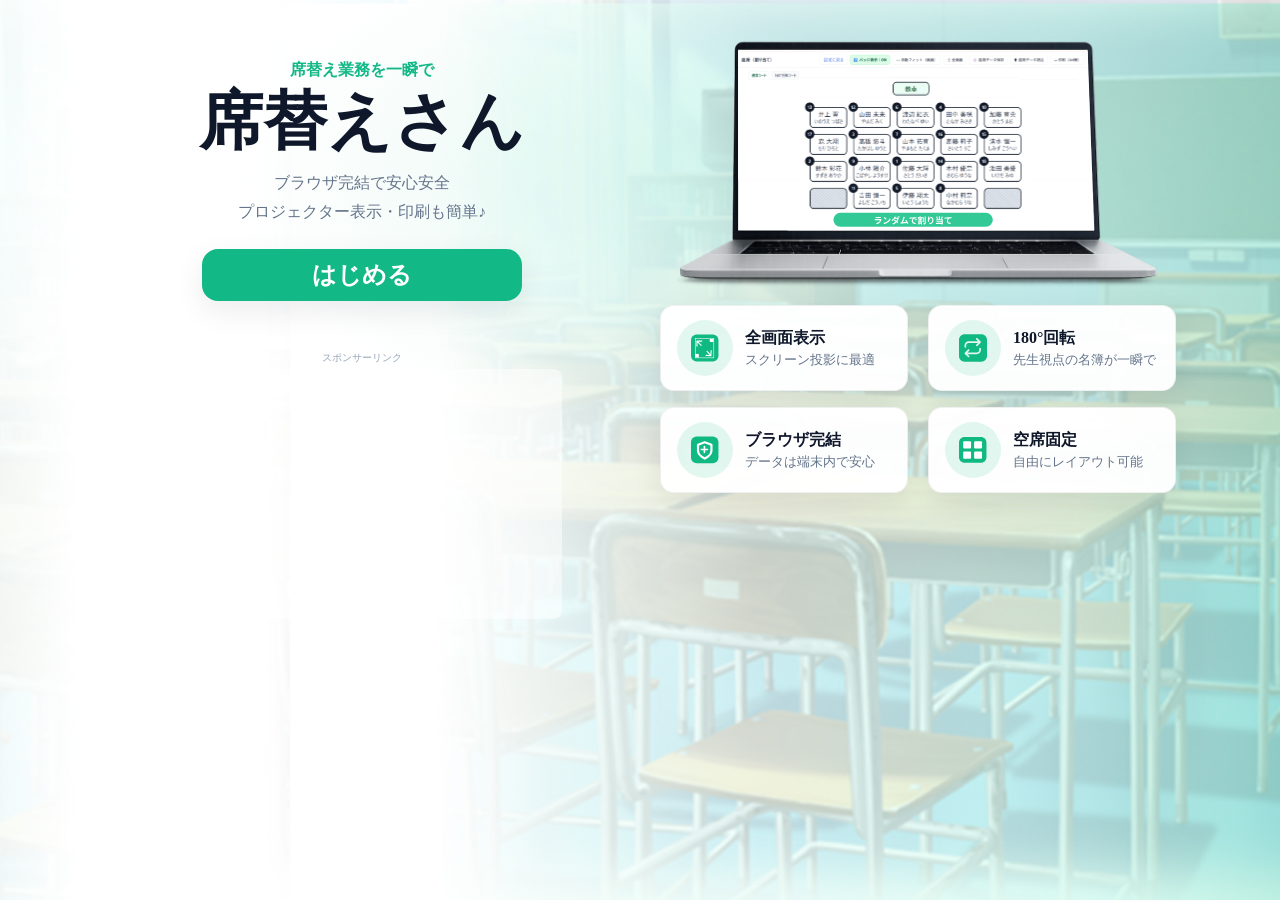
<file: index.html>
<!doctype html>
<html lang="ja">
<head>

  <script>
    // ランディング（index.html）に来た事実をセッションに記録
    sessionStorage.setItem('visited_landing_v1', '1');
  </script>

  <meta charset="utf-8">
  <meta name="viewport" content="width=device-width, initial-scale=1">
  <title>席替えさん｜席替え業務を一瞬で</title>
  <meta name="description" content="席替え業務を一瞬で。ブラウザ完結で安心安全。プロジェクター表示・印刷も簡単。">
<link href="https://fonts.googleapis.com/css2?family=Noto+Sans+JP:wght@400;700;800&display=swap" rel="stylesheet">
  <style>
    :root{
      --brand:#12b886;
      --brand-strong:#0fa376;
      --ink:#0f172a;
      --muted:#64748b;
      --shadow:0 10px 30px rgba(2,6,23,.08);

      --left-w:520px;
      --right-w:560px;
      --hero-gap:40px;
    }

    *{ box-sizing:border-box }
    body{
      margin:0;
      font-family::'Noto Sans JP', sans-serif;
      color:var(--ink);
      background:#f4fffb;
    }
    img{ max-width:100%; height:auto; display:block }

    /* 背景 */
    .bg{
      position:fixed; inset:0; z-index:-1;
      background:
        radial-gradient(70% 50% at 60% 20%, rgba(18,184,134,.12), transparent 60%),
        url("./BK.jpg") center / cover no-repeat;
    }

    /* レイアウト（←ここ重要：元に戻してる） */
    .container{
      max-width:1120px;
      margin:0 auto;
      padding:60px 24px;
    }

.hero{
  display:grid;
  grid-template-columns: minmax(0, var(--left-w)) minmax(0, var(--right-w));
  justify-content:center;
  align-items:flex-start;  /* ← これに変えるだけ！ */
  gap: var(--hero-gap);
}
    @media (max-width:900px){
      .hero{
        grid-template-columns:1fr;
        gap:24px;
      }
      .right{ order:-1 }
    }

    /* 左 */
    .left{
      display:flex;
      flex-direction:column;
      align-items:center;
      text-align:center;
      max-width:var(--left-w);
    }

    .badge{
      display:inline-block;
      color:var(--brand);
      font-weight:700;
      background:none;
      padding:0;
      border;none;
         }

    h1{
      font-size:64px;
      line-height:1.1;
      margin:6px 0 12px;
    }

    @media (max-width:900px){
      h1{ font-size:44px }
    }

    .subtitle{
      color:var(--muted);
      line-height:1.8;
      margin:0 0 22px;
    }

.cta{
  display:inline-block;
  background:var(--brand);
  color:#fff;
  font-weight:800;
  font-size:24px;
  padding:10px 110px;  /* ← 48 → 64 に拡張 */
  border-radius:16px;
  text-decoration:none;
  box-shadow:var(--shadow);
}hover{ background:var(--brand-strong) 
transition:transform .15s ease, opacity .2s ease;
}
/* ② ホバーで浮く */
.cta:hover{
  transform:translateY(-3px);
  box-shadow:0 16px 32px rgba(0,0,0,0.15);
}

/* ① クリックで縮む */
.cta:active{
  transform:scale(0.95);
}

/* ⑥ 押したあと消える（遷移用） */
.cta.clicked{
  transform:scale(0.9);
  opacity:0;
}
/* JS用クラス */
.cta.clicked{
  transform:scale(0.9);
  opacity:0.6;
}

    /* 右（SVG） */
    .svg-wrap{
  max-width:var(--right-w);
  width:100%;
  margin:0;
}

.right{
  transform: translateY(-20px);
}
.right{
  margin-top:-20px;
}

@media (max-width:900px){
  .right{
    margin-top:0;
  }
}
    .pc-svg{
      width:100%;
      height:auto;
    }

    /* 特徴カード */
    .features{
      display:grid;
      grid-template-columns:repeat(2, minmax(0,1fr));
      gap:16px 20px;
      list-style:none;
      margin:18px 0 0;
      padding:0;
    }

    .feature{
      display:grid;
      grid-template-columns:56px 1fr;
      align-items:center;
      gap:12px;
      padding:14px 16px;
      border-radius:14px;
      background:rgba(255,255,255,.96);
      box-shadow:var(--shadow);
      border:1px solid rgba(2,6,23,.06);
    }

    .feature .icon{
      width:56px; height:56px;
      border-radius:50%;
      background:rgba(18,184,134,.12);
      display:grid; place-items:center;
    }

    .feature .icon img{
      width:28px; height:28px;
    }

    .feature h3{
      font-size:16px;
      margin:0 0 2px;
    }

    .feature p{
      font-size:13px;
      color:var(--muted);
      margin:0;
    }

    @media (max-width:900px){
      .svg-wrap{
        margin:0 auto;
        max-width:min(92vw, 760px);
      }

      .features{
        grid-template-columns:1fr;
        gap:12px;
      }

      .feature{
        grid-template-columns:48px 1fr;
      }

      .feature .icon{
        width:48px;
        height:48px;
      }

      .feature .icon img{
        width:24px;
        height:24px;
      }
    }

    @media print{
      .bg{ display:none }
    }
/* 広告エリアのスタイル */
.ad-container {
  margin-top: 40px; /* ボタンとの距離 */
  width: 100%;
  max-width: 400px; /* 広告の最大幅を制限（お好みで） */
  text-align: center;
}

/* スマホ表示の時は余白を調整 */
@media (max-width:900px){
  .ad-container {
    margin-top: 30px;
    margin-bottom: 20px;
  }
}
  </style>
</head>

<body>
  <div class="bg"></div>

  <main class="container">
    <section class="hero">

      <!-- 左 -->
      <div class="left">
        <span class="badge">席替え業務を一瞬で</span>
        <h1>席替えさん</h1>
        <p class="subtitle">
          ブラウザ完結で安心安全<br>
          プロジェクター表示・印刷も簡単♪
        </p>
        <a href="setup.html" class="cta">はじめる</a>
<div class="ad-container">
    <p style="font-size:10px; color:#94a3b8; margin-bottom:4px;">スポンサーリンク</p>
    <div style="width:100%; min-height:250px; background:rgba(255,255,255,0.5); border-radius:8px; display:grid; place-items:center;">
       <ins class="adsbygoogle" ...></ins>
    </div>
  </div>
      </div>

      <!-- 右 -->
      <div class="right">
        <div class="svg-wrap">
          <img src="./pc.svg" class="pc-svg">
        </div>

        <ul class="features">
          <li class="feature">
            <div class="icon"><img src="./icons/full.svg"></div>
            <div>
              <h3>全画面表示</h3>
              <p>スクリーン投影に最適</p>
            </div>
          </li>

          <li class="feature">
            <div class="icon"><img src="./icons/rotate.svg"></div>
            <div>
              <h3>180°回転</h3>
              <p>先生視点の名簿が一瞬で</p>
            </div>
          </li>

          <li class="feature">
            <div class="icon"><img src="./icons/shield.svg"></div>
            <div>
              <h3>ブラウザ完結</h3>
              <p>データは端末内で安心</p>
            </div>
          </li>

          <li class="feature">
            <div class="icon"><img src="./icons/fixed.svg"></div>
            <div>
              <h3>空席固定</h3>
              <p>自由にレイアウト可能</p>
            </div>
          </li>
        </ul>
      </div>

    </section>
  </main>

</body>
</html>
</file>
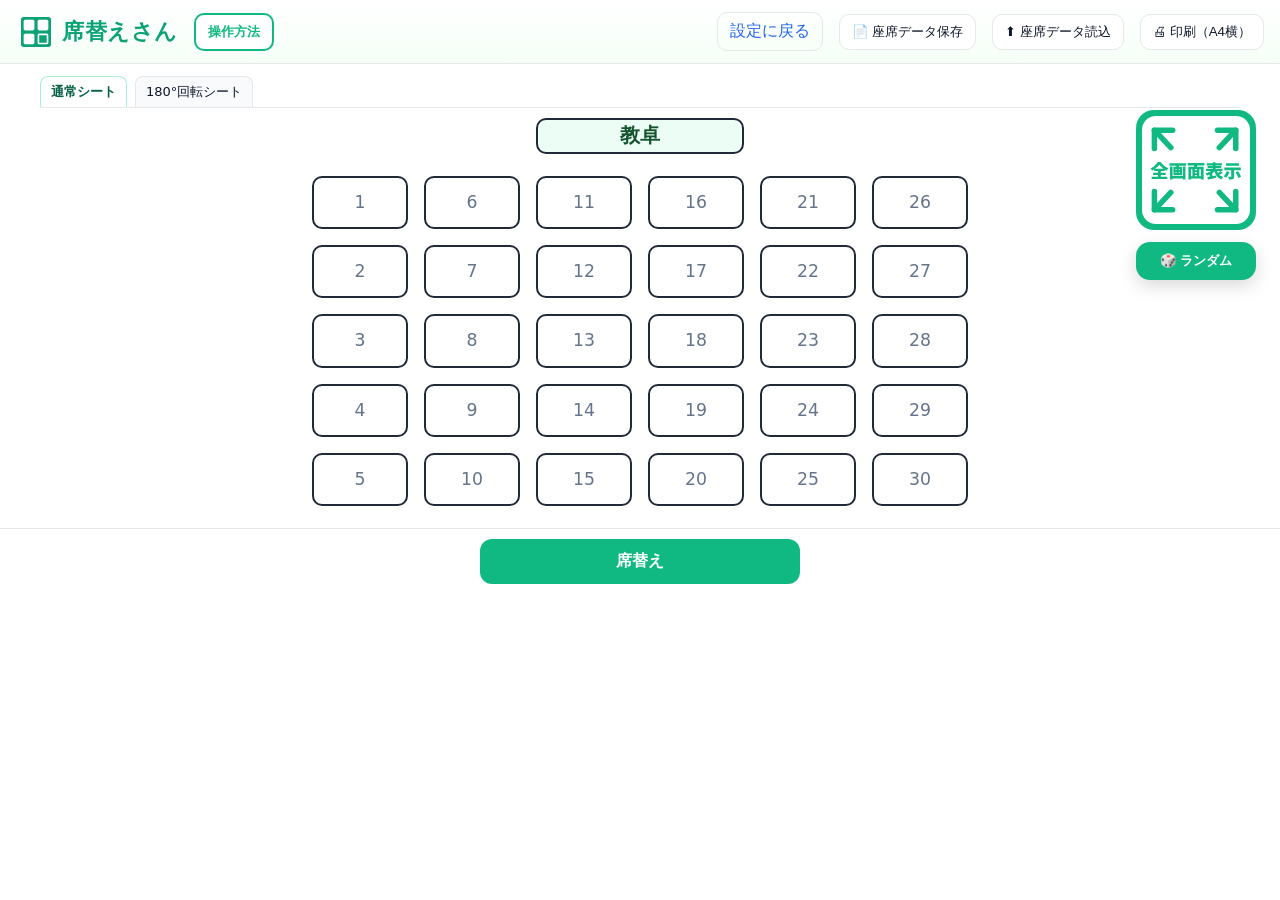
<file: seats.html>
<!doctype html>
<html lang="ja">
<head>
<meta charset="utf-8">
<meta name="viewport" content="width=device-width,initial-scale=1">
<title>座席｜教室座席（割り当て）</title>

<!-- 厳格CSP（ローカル完結・外部送信なし／インラインJS・CSS可） -->
<meta http-equiv="Content-Security-Policy"
      content="
        default-src 'self';
        script-src  'self' 'unsafe-inline';
        style-src   'self' 'unsafe-inline';
        img-src     'self' data:;
        font-src    'self';
        connect-src 'none';
        form-action 'self';
        frame-ancestors 'none';
        base-uri 'self';
        object-src 'none';
        worker-src 'self';
      ">

<style>
:root{
  --seatW: 96px;
  --ratio: 1.80;
  --gap: 16px;
  --deskGap: 12px;  /* ★ 画面の教卓⇔座席ギャップ（狭め） */
  --borderW: 2px;
  --nameChars: 6;
  --kanaScale: 0.82;
  --cols: 6;

  /* フルスクリーン時のCTA対策（JSで実測反映） */
  --fsCtaH: 56px;
  --fsCtaGap: 24px;
}

*{ box-sizing:border-box; }
body{
  margin:0;
  background:#fff;
  color:#0F172A;
  font-family:system-ui,-apple-system,"Segoe UI",Roboto,"Noto Sans JP",sans-serif;
}

/* ヘッダー／フッター（印刷では非表示） */
header,footer{ position:sticky; background:#fff; z-index:10; }
/* ===== ヘッダー（参考コード完全準拠） ===== */
header{
  position: sticky;
  top: 0;
  z-index: 20;

  display: flex;
  align-items: center;
  gap: 16px;                      /* 余白感 */

  padding: 12px 16px;             /* 上下左右の厚み */
  background: linear-gradient(
    180deg,
    #ffffff 0%,
    #f5fff7 100%                  /* やや緑がかった下地 */
  );

  border-bottom: 1px solid #E5E7EB;
}

/* ===== ブランド（参考コード完全準拠） ===== */
a.brand{
  display:inline-flex;
  align-items:center;
  gap:6px;                 /* ← ここ重要 */
  text-decoration:none;
  color:inherit;
}

.logo{
  width:40px;              /* HTML の width/height と一致 */
  height:30px;
  display:inline-block;
}

.brand-title{
  font-size:22px;          /* 参考と同値 */
  font-weight:900;
  letter-spacing:0.5px;
  line-height:1;
  color:#0ba375;           /* --brand-deep */
}
}

header .title{ font-weight:800; }
header .spacer{ flex:1; }
header .btn{
  border:1px solid #E5E7EB;
  background:#fff;
  border-radius:10px;
  padding:8px 12px;
  cursor:pointer;
  text-decoration:none;
  color:inherit;
  display:inline-block;
}
header a.link{
  color:#2563eb; text-decoration:none; border:1px solid #E5E7EB;
  padding:8px 12px; border-radius:10px;
}

/* 全画面時はヘッダーを隠す */
:fullscreen header{ display:none !important; }

main{ padding:12px; }
.wrap{
  max-width:1200px;
  margin:0 auto;
  display:flex;
  flex-direction:column;
  gap:10px;
  align-items:center;
}

/* タブ */
.tabs{ display:flex; gap:8px; border-bottom:1px solid #E5E7EB; align-self:stretch; }
.tab{
  padding:6px 10px; border:1px solid #E5E7EB; border-bottom:0; background:#F8FAFC;
  border-top-left-radius:8px; border-top-right-radius:8px; cursor:pointer; font-size:13px;
}
.tab.active{ background:#fff; border-color:#A7F3D0; color:#065F46; font-weight:700; }

/* 画面用メッセージ */
.msg{ margin:8px 0; padding:8px 10px; border-radius:8px; font-size:13px; }
.msg.info{ background:#F8FAFC; border:1px solid #E2E8F0; color:#0F172A; }
.msg.warn{ background:#FFFBEB; border:1px solid #FBBF24; color:#92400E; }

/* 教卓（上下のどちらかに配置） */
.deskArea{
  display:grid;
  justify-content:center;
  grid-template-columns: repeat(var(--cols), var(--seatW));
  grid-auto-rows: calc(var(--seatW) / var(--ratio) * 0.6667);
  grid-gap:var(--gap);
  width:100%;
}
#deskTop{ margin-bottom: var(--deskGap); }
#deskBottom{ margin-top: var(--deskGap); }
.deskCell{
  border:var(--borderW) solid #1F2937;
  border-radius:10px;
  background:#ECFDF5;
  color:#14532D;
  display:flex;
  align-items:center;
  justify-content:center;
  font-weight:800;
  font-size: 20px !important;
}

/* 座席グリッド */
.grid{
  display:grid;
  grid-gap:var(--gap);
  justify-content:center;
  position:relative;
  align-self:center;
}
.grid[data-balance="on"]{
  grid-template-columns: repeat(var(--cols), var(--seatW));
  grid-auto-rows: calc(var(--seatW) / var(--ratio));
}
.seatBox{
  position:relative;
  width:var(--seatW);
  height:calc(var(--seatW) / var(--ratio));
  overflow:visible;
  z-index:0;
}
.seat{
  position:absolute; inset:0;
  border:var(--borderW) solid #1F2937;
  border-radius:10px;
  background:#fff;
  display:flex; flex-direction:column; align-items:center; justify-content:center;
  text-align:center; user-select:none; overflow:hidden; z-index:1; padding:2px;
}
.seat.blocked{
  /* 画面時はライトグレーのハッチ */
  background:repeating-linear-gradient(45deg,#CBD5E1,#CBD5E1 3px,#E5E7EB 3px,#E5E7EB 6px);
}

/* バッジ（枠外左上） */
.badge{
  position:absolute; left:-12px; top:-12px;
  min-width:24px; height:24px; padding:0 6px; border-radius:999px;
  background:#111827; color:#fff; font-weight:800; font-size:12px;
  display:flex; align-items:center; justify-content:center; pointer-events:none; z-index:5;
}

/* テキスト */
.name{ font-size:calc(var(--seatW) / var(--nameChars)); line-height:1.0; white-space:nowrap; }
.kana{ font-size:calc(var(--seatW) / var(--nameChars) * var(--kanaScale)); line-height:1.0; color:#334155; white-space:nowrap; }
.grid .seat .kana{ margin-top: 4px; } /* 名前とふりがなの間隔：常に4px */

/* ★割り当て前の席番号表示（割り当て後は非表示） */
.seatnum{
  font-size:calc(var(--seatW)*0.18);
  color:#64748B; line-height:1;
}

/* フッター（画面時） */
footer{ bottom:0; border-top:1px solid #E5E7EB; padding:10px 14px; background:#fff; }
.cta{
  width:100%; max-width:1200px; display:block; margin:0 auto;
  background:#22C55E; color:#fff; padding:12px; border:none; border-radius:12px; font-weight:800; font-size:16px; cursor:pointer;
}
/* 下の「席替え」ボタンだけ幅を変更 */
#btnAssign{
  max-width: 320px;
  width: 100%;
}


/* ===============================
   印刷用 完成デザイン
   ・画面寄せ＋印刷で締まる
   ・提示画像と同一トーン
   =============================== */

@page{
  size: A4 landscape;
  margin: 0;
}

@media print{
  /* ---------------------------
     共通カラー定義
     --------------------------- */
  :root{
    --print-line:  #1f2937;  /* 濃ネイビー（黒にせず画面寄せ） */
    --print-text:  #111827;
    --print-sub:   #374151;
    --print-bg:    #ffffff;
    --print-hatch: #d1d5db;
  }

  /* ---------------------------
     操作系UIは非表示
     --------------------------- */
  header,
  footer,
  .tabs,
  .msg,
  .btn,
  a.link,
  .right-controls{
    display:none !important;
  }

  /* ---------------------------
     フォント（画面寄せ）
     --------------------------- */
  body{
    font-family:
      system-ui,
      -apple-system,
      "Segoe UI",
      Roboto,
      "Noto Sans JP",
      sans-serif;
    background:#ffffff !important;
  }

  /* ---------------------------
     教卓
     --------------------------- */
  .deskCell{
    background: #f8fafc !important;
    border: 2px solid var(--print-line) !important;
    border-radius: 12px !important;
    color: #065f46 !important;
    font-weight: 700 !important;
  }

  /* ---------------------------
     座席カード
     --------------------------- */
  .seat{
    background: var(--print-bg) !important;
    border: 2px solid var(--print-line) !important;
    border-radius: 10px !important;
  }

  /* 名前・かな */
  .seat .name{
    color: var(--print-text) !important;
  }
  .seat .kana{
    color: var(--print-sub) !important;
  }

  /* ---------------------------
     出席番号バッジ
     --------------------------- */
  .badge{
    background: #111827 !important;
    color:#ffffff !important;
    border: 0 !important;

    min-width:32px !important;
    height:32px !important;
    font-size:16px !important;

    left:-16px !important;
    top:-16px !important;
  }

  /* ---------------------------
     固定席（斜線）
     --------------------------- */
  .seat.blocked{
    background:
      repeating-linear-gradient(
        45deg,
        var(--print-hatch),
        var(--print-hatch) 3px,
        #f9fafb 3px,
        #f9fafb 6px
      ) !important;
    border: 2px solid var(--print-line) !important;
  }

  /* ---------------------------
     改ページ防止（最小限）
     --------------------------- */
  #grid,
  #deskTop,
  #deskBottom{
    break-inside: avoid;
    page-break-inside: avoid;
  }
}

/* ===============================
   印刷時：教卓＋座席を中央揃え
   =============================== */
@media print{
  main{
    display: flex !important;
    align-items: center !important;     /* 横中央 */
    justify-content: center !important; /* 縦中央 */
    padding: 0 !important;
  }

  .wrap{
    display: flex !important;
    flex-direction: column !important;
    align-items: center !important;
    justify-content: center !important; /* ★ 教卓＋座席をまとめて中央 */
    width: auto !important;
    max-width: none !important;
  }
}

/* ========= 印刷用クラス（内部調整） ========= */
.printing main{ padding:0 !important; }
.printing .wrap{
  max-width:none !important; width:auto !important; margin:0 auto !important;
  display:flex !important; flex-direction:column !important;min-height: 210mm !important;
}

/* ===== 全画面（CTAと重ならない） ===== */
:fullscreen main{ padding:0 !important; }
:fullscreen .wrap{
  max-width:none !important; width:100vw !important; height:100vh !important; margin:0 !important;
  display:flex !important; flex-direction:column !important; justify-content:center !important;
  padding-bottom: calc(var(--fsCtaH) + var(--fsCtaGap) + env(safe-area-inset-bottom));
}
:fullscreen .tabs, :fullscreen .msg { display:none !important; }
:fullscreen footer{
  position:fixed !important; left:0; right:0; bottom:16px;
  background:transparent !important; border:0 !important; padding:0 !important; z-index:20;
}
:fullscreen footer .cta{
  display:inline-flex; align-items:center; gap:8px;
  position:absolute; right: calc(16px + env(safe-area-inset-right));
  bottom: calc(0px + env(safe-area-inset-bottom));
  margin:0; padding:12px 16px; border-radius:12px;
  background:#22C55E; color:#fff; font-weight:800; box-shadow: 0 4px 16px rgba(0,0,0,.15);
}

/* 互換用（手動クラス .fs） */
.fs main{ padding:0 !important; }
.fs .wrap{
  max-width:none !important; width:100vw !important; height:100vh !important; margin:0 !important;
  display:flex !important; flex-direction:column !important; justify-content:center !important;
  padding-bottom: calc(var(--fsCtaH) + var(--fsCtaGap) + env(safe-area-inset-bottom));
}
.fs .tabs, .fs .msg { display:none !important; }
.fs footer{
  position:fixed !important; left:0; right:0; bottom:16px;
  background:transparent !important; border:0 !important; padding:0 !important; z-index:20;
}
.fs footer .cta{
  display:inline-flex; align-items:center; gap:8px;
  position:absolute; right: calc(16px + env(safe-area-inset-right));
  bottom: calc(0px + env(safe-area-inset-bottom));
  margin:0; padding:12px 16px; border-radius:12px;
  background:#22C55E; color:#fff; font-weight:800; box-shadow: 0 4px 16px rgba(0,0,0,.15);
}

 /* ▼ 使わないボタンを非表示 */
    #btnFit {
      display: none;
    }

/* ===== ヘッダー内の バッジ / 全画面 を強制的に非表示 ===== */
header #btnBadge,
header #btnFull{
  display: none !important;
}

/* ===== 全画面中は右側フローティング操作を非表示 ===== */
:fullscreen .right-controls{
  display: none !important;
}

/* Safari 対策 */
:-webkit-full-screen .right-controls{
  display: none !important;
}

/* ==== 右側フローティング操作 ==== */
.right-controls{
  position: fixed;
  top: 110px;
  right: 24px;
  display: flex;
  flex-direction: column-reverse; /* ★ これ */
  gap: 12px;
  z-index: 50;
}

/* 右側ボタン 基本 */
.right-controls .btn{
  padding: 10px 14px;
  border-radius: 14px;
  box-shadow: 0 6px 18px rgba(0,0,0,.15);
  min-width: 120px;
  text-align: center;
  cursor: pointer;
  background: #ffffff;

  /* ← ここにまとめる */
  border: none !important;
  outline: none !important;
  border-image: none !important;
}



/* 全画面中も表示 */
:fullscreen .right-controls{
  top: 24px;
  right: 24px;
}

/* 印刷では非表示 */
@media print{
  .right-controls{ display:none !important; }
}

/* ===============================
   右側フローティングボタン
   フォーカスリング完全除去
   =============================== */

.right-controls .btn,
.right-controls .btn:focus,
.right-controls .btn:focus-visible,
.right-controls .btn:active{
  outline: none !important;
  box-shadow: 0 6px 18px rgba(0,0,0,.15); /* 影は維持 */
  border: none !important;
}

/* アイコンボタン共通 */
.icon-btn{
  display:flex;
  align-items:center;
  justify-content:center;
  padding:10px;
}

/* 全画面SVG */
.icon-fullscreen{
  width:28px;
  height:28px;
  fill: currentColor; /* ← 色は CSS で制御 */
}

/* 全画面ボタン：正方形 */
.right-controls .fullscreen-btn{
  width: 120px;       /* ← 幅 */
  height: 120px;      /* ← 高さ（必ず同じ） */

  background-color: #10B981;
  padding: 6px;       /* 緑枠の太さ */
  border-radius: 18px;

  border: none;
  box-shadow: none;

  display: flex;
  align-items: center;
  justify-content: center;
}



/* 白い内側も正方形にフィット */
.right-controls .fullscreen-btn svg{
  width: 100%;
  height: 100%;       /* ← 外枠にぴったり */

  background: #ffffff;
  border-radius: 14px;

  padding: 6px;
  box-sizing: border-box;

  fill: #22c55e;
  color: #22c55e;
}

/* ===== モーダル背景（画面を暗くする） ===== */
.modal-backdrop{
  position: fixed;
  inset: 0;
  background: rgba(0,0,0,0.4); /* ← 背景を暗く */
  z-index: 2000;
}

/* 非表示 */
.modal-backdrop[aria-hidden="true"]{
  display: none !important;
}

/* ===== モーダル本体（完全中央固定） ===== */
.modal{
  position: fixed;
  top: 50%;
  left: 50%;
  transform: translate(-50%, -50%);

  width: min(92vw, 560px);
  max-height: 92vh;
  overflow-y: auto;

  background: #ffffff;
  border-radius: 16px;
  border: 1px solid #E5E7EB;
  box-shadow: 0 18px 40px rgba(0,0,0,.18);
}

.modal header{
  display: flex;
  align-items: center;
  gap: 10px;
  padding: 14px 16px;
  border-bottom: 1px solid #E5E7EB;
  background: #f6fff8;
}

.modal header strong{
  color: #0ba375;
  font-weight: 900;
}

.modal .close{
  margin-left: auto;
  background: #ffffff;
  border: 1px solid #E5E7EB;
  border-radius: 10px;
  padding: 6px 12px;
  font-weight: 700;
  cursor: pointer;
}

/* ===== ヘッダーだけ setup.html のトンマナに合わせる ===== */

/* ヘッダー背景・境界線 */
header{
  background: linear-gradient(180deg, #ffffff 0%, #f5fff7 100%);
  border-bottom: 1px solid #E5E7EB;
}

/* タイトル文字 */
header .title{
  color:#0ba375; /* setup の brand-deep */
  font-weight:900;
}

/* 戻るリンク */
header a.link{
  color:#2563eb;
  text-decoration:none;
  border:1px solid #E5E7EB;
  padding:8px 12px;
  border-radius:10px;
}

header{
  position:sticky;
  top:0;
  z-index:20;
  display:flex;
  align-items:center;
  gap:16px;
  padding:12px 16px;
  background:linear-gradient(180deg,#ffffff 0%, #f5fff7 100%);
  border-bottom:1px solid #E5E7EB;
}
header a.link:hover{
  background:#f0fdf4;
}

/* ヘッダーボタン共通 */
header .btn{
  background:#ffffff;
  border:1px solid #E5E7EB;
  color:#0F172A;
}


/* 緑アウトライン（左のデザイン） */
header .btn-outline-green{
  background: #ffffff;
  border: 2px solid #10B981; /* 緑枠 */
  color: #10B981;            /* 緑文字 */
  font-weight: 600;
  border-radius: 10px;      /* ピル型 */
}

/* hover */
header .btn-outline-green:hover{
  background: #ECFDF5;       /* うっすら緑 */
}

/* 全画面：アイコン専用ボタン */
.right-controls .icon-only{
  background: transparent !important;
  border: none !important;
  box-shadow: none !important;
  padding: 0 !important;
  min-width: auto !important;
  border-radius: 0 !important;

  display: flex;
  align-items: center;
  justify-content: center;
}

/* 割り当て方法切替ボタン 共通 */
#btnAssignMode{
  color: #ffffff;          /* 文字は白 */
  font-weight: 800;
  border-radius: 14px;
  box-shadow: 0 6px 18px rgba(0,0,0,.15);
}

/* ランダム時（緑） */
#btnAssignMode.mode-random{
  background-color: #10B981; /* 全画面ボタンと同系色 */
}

/* 名簿順時（青） */
#btnAssignMode.mode-order{
  background-color: #2563EB;
}

/* hover（共通で少し濃く） */
#btnAssignMode:hover{
  filter: brightness(0.95);
}

/* 下の「席替え」ボタン：共通 */
#btnAssign{
  color: #ffffff;        /* 文字は白 */
  font-weight: 800;
  border-radius: 12px;
}

/* ランダム時（緑） */
#btnAssign.mode-random{
  background-color: #10B981; /* 上のボタンと同じ緑 */
}

/* 名簿順時（青） */
#btnAssign.mode-order{
  background-color: #2563EB;
}

</style>
</head>
<body>
<header>
<!-- ブランド -->
<a class="brand" aria-label="席替えさん">
  <img
    src="アイコン.svg"
    class="logo"
    width="40"
    height="30"
    alt=""
    aria-hidden="true">
  <span class="brand-title">席替えさん</span>
</a>

<button class="btn btn-outline-green"
        data-open="howto"
        aria-haspopup="dialog"
        aria-controls="howtoBackdrop">
    操作方法
  </button>

  <div class="spacer"></div>
  <a class="link" href="setup.html">設定に戻る</a>
  <button id="btnFit" class="btn">↔ 自動フィット（画面）</button>
  <button id="btnFull" class="btn">🖥 全画面</button>
  <button id="btnCsv" class="btn">📄 座席データ保存</button>
  <button id="btnCsvImport" class="btn">⬆ 座席データ読込</button>
  <input id="fileCsvImport" type="file" accept=".csv,text/csv" style="display:none">
  <button id="btnPrint" class="btn">🖨 印刷（A4横）</button>

</header>

<main>

<!-- 右側フローティング操作 -->
<div class="right-controls">
<button
  id="btnAssignMode"
  class="btn"
  style="font-weight:700;"
>
  🎲 割り当て：ランダム
</button>

<button id="btnFullFloating" class="btn fullscreen-btn" title="全画面表示">
<svg width="105" height="93" viewBox="0 0 105 93" fill="none" xmlns="http://www.w3.org/2000/svg">
<path d="M12.42 40.64C12.0067 41.2133 11.5133 41.8 10.94 42.4C10.38 43 9.76 43.5867 9.08 44.16C8.4 44.7333 7.68 45.28 6.92 45.8C6.16 46.32 5.37333 46.8 4.56 47.24C4.37333 46.8933 4.1 46.4867 3.74 46.02C3.38 45.5533 3.04 45.1733 2.72 44.88C3.86667 44.32 4.96 43.64 6 42.84C7.05333 42.04 7.99333 41.2 8.82 40.32C9.64667 39.44 10.3 38.6 10.78 37.8H13.82C14.3667 38.5867 14.9667 39.3267 15.62 40.02C16.2733 40.7133 16.96 41.3533 17.68 41.94C18.4133 42.5133 19.1733 43.0333 19.96 43.5C20.7467 43.9533 21.54 44.3333 22.34 44.64C21.9667 45.0133 21.62 45.4333 21.3 45.9C20.98 46.3533 20.6867 46.8067 20.42 47.26C19.66 46.8467 18.8933 46.38 18.12 45.86C17.3467 45.34 16.6 44.7867 15.88 44.2C15.1733 43.6133 14.52 43.02 13.92 42.42C13.3333 41.8067 12.8333 41.2133 12.42 40.64ZM5.62 49.46H19.32V51.96H5.62V49.46ZM6.7 45.06H18.32V47.6H6.7V45.06ZM4.02 53.88H21.14V56.46H4.02V53.88ZM10.9 46.22H13.98V55.32H10.9V46.22ZM25.66 53.02H39.26V55.76H25.66V53.02ZM23.42 39.04H41.62V41.74H23.42V39.04ZM24.04 42.68H26.86V56.9H24.04V42.68ZM38.16 42.68H40.98V56.9H38.16V42.68ZM30.96 39.8H33.9V44.04H30.96V39.8ZM31.2 44.12H33.68V51.32H31.2V44.12ZM30.12 48.68V49.86H34.78V48.68H30.12ZM30.12 45.34V46.5H34.78V45.34H30.12ZM27.76 43H37.26V52.2H27.76V43ZM49.76 46.68H54.72V48.92H49.76V46.68ZM49.76 49.98H54.72V52.22H49.76V49.98ZM46.02 53.24H59.18V55.9H46.02V53.24ZM44.18 43.08H60.8V56.9H57.84V45.74H46.98V56.9H44.18V43.08ZM48.56 44.88H51.14V54.42H48.56V44.88ZM53.56 44.88H56.16V54.42H53.56V44.88ZM50.64 40.2L54.08 40.9C53.8267 41.6733 53.5867 42.4333 53.36 43.18C53.1333 43.9133 52.92 44.5467 52.72 45.08L50.06 44.4C50.1533 44 50.24 43.56 50.32 43.08C50.4 42.5867 50.4667 42.0933 50.52 41.6C50.5867 41.0933 50.6267 40.6267 50.64 40.2ZM43.4 38.94H61.68V41.68H43.4V38.94ZM64.26 39.04H80.84V41.48H64.26V39.04ZM65.2 42.16H80.06V44.44H65.2V42.16ZM63.52 45.16H81.44V47.6H63.52V45.16ZM70.98 37.9H73.92V47.26H70.98V37.9ZM71.04 46.08L73.56 47.28C73.0133 47.8533 72.3933 48.4067 71.7 48.94C71.02 49.4733 70.2867 49.9667 69.5 50.42C68.7267 50.8733 67.92 51.2867 67.08 51.66C66.2533 52.02 65.42 52.3267 64.58 52.58C64.4467 52.3533 64.2667 52.0933 64.04 51.8C63.8267 51.5067 63.6 51.22 63.36 50.94C63.1333 50.66 62.92 50.42 62.72 50.22C63.52 50.02 64.32 49.7733 65.12 49.48C65.9333 49.1867 66.7067 48.86 67.44 48.5C68.1867 48.14 68.8667 47.76 69.48 47.36C70.0933 46.9467 70.6133 46.52 71.04 46.08ZM75.22 46.56C75.54 47.8267 75.9867 48.9733 76.56 50C77.1333 51.0267 77.88 51.9 78.8 52.62C79.7333 53.34 80.8733 53.8867 82.22 54.26C82.0067 54.46 81.78 54.7133 81.54 55.02C81.3 55.3267 81.0733 55.64 80.86 55.96C80.6467 56.2933 80.4733 56.5933 80.34 56.86C78.8333 56.34 77.58 55.6267 76.58 54.72C75.5933 53.8133 74.78 52.72 74.14 51.44C73.5133 50.16 72.9867 48.7 72.56 47.06L75.22 46.56ZM79.22 47.68L81.66 49.5C81.14 49.8467 80.6067 50.1867 80.06 50.52C79.5133 50.8533 78.98 51.1667 78.46 51.46C77.94 51.74 77.4533 51.9867 77 52.2L75.16 50.66C75.6 50.4067 76.0667 50.1133 76.56 49.78C77.0533 49.4467 77.5333 49.1 78 48.74C78.4667 48.3667 78.8733 48.0133 79.22 47.68ZM64.78 54.16C65.62 54.0267 66.5667 53.8667 67.62 53.68C68.6867 53.4933 69.8 53.2933 70.96 53.08C72.1333 52.8533 73.2867 52.6267 74.42 52.4L74.68 55.02C73.64 55.2467 72.5867 55.4667 71.52 55.68C70.4533 55.9067 69.42 56.1133 68.42 56.3C67.42 56.5 66.4933 56.6867 65.64 56.86L64.78 54.16ZM67.48 50.72L69.34 48.86L70.4 49.14V54.72H67.48V50.72ZM91 45.52H94.2V53.6C94.2 54.3733 94.1 54.98 93.9 55.42C93.7133 55.86 93.3533 56.1933 92.82 56.42C92.2867 56.6333 91.6667 56.7667 90.96 56.82C90.2667 56.8867 89.4867 56.92 88.62 56.92C88.5533 56.4667 88.42 55.94 88.22 55.34C88.02 54.7533 87.8133 54.2467 87.6 53.82C87.9467 53.8333 88.3133 53.8467 88.7 53.86C89.1 53.8733 89.4667 53.88 89.8 53.88C90.1333 53.88 90.36 53.88 90.48 53.88C90.6667 53.88 90.8 53.8533 90.88 53.8C90.96 53.7467 91 53.6533 91 53.52V45.52ZM86.04 47.96L89.12 48.76C88.84 49.5333 88.5 50.3067 88.1 51.08C87.7 51.8533 87.2733 52.58 86.82 53.26C86.38 53.94 85.94 54.5333 85.5 55.04C85.3 54.8667 85.0333 54.6733 84.7 54.46C84.3667 54.2333 84.0267 54.0133 83.68 53.8C83.3467 53.5867 83.0533 53.42 82.8 53.3C83.4667 52.6733 84.0867 51.8733 84.66 50.9C85.2467 49.9267 85.7067 48.9467 86.04 47.96ZM95.78 48.96L98.54 47.82C98.9533 48.4333 99.3667 49.0933 99.78 49.8C100.207 50.5067 100.587 51.2067 100.92 51.9C101.267 52.5933 101.527 53.2267 101.7 53.8L98.66 55.12C98.5267 54.5733 98.3067 53.9467 98 53.24C97.7067 52.5333 97.36 51.8067 96.96 51.06C96.5733 50.3133 96.18 49.6133 95.78 48.96ZM85.36 39.08H99.6V41.96H85.36V39.08ZM83.52 43.88H101.54V46.78H83.52V43.88Z" fill="#10B981"/>
<path d="M96 70V90" stroke="#10B981" stroke-width="6" stroke-linecap="round"/>
<path d="M96 90L76 90" stroke="#10B981" stroke-width="6" stroke-linecap="round"/>
<path d="M92.5737 86.5454L77.9998 71" stroke="#10B981" stroke-width="6" stroke-linecap="round"/>
<path d="M7 70V90" stroke="#10B981" stroke-width="6" stroke-linecap="round"/>
<path d="M7 90L27 90" stroke="#10B981" stroke-width="6" stroke-linecap="round"/>
<path d="M10.4263 86.5454L25.0002 71" stroke="#10B981" stroke-width="6" stroke-linecap="round"/>
<path d="M7 23V3" stroke="#10B981" stroke-width="6" stroke-linecap="round"/>
<path d="M7 3L27 3" stroke="#10B981" stroke-width="6" stroke-linecap="round"/>
<path d="M10.4263 6.45459L25.0002 22" stroke="#10B981" stroke-width="6" stroke-linecap="round"/>
<path d="M96 23V3" stroke="#10B981" stroke-width="6" stroke-linecap="round"/>
<path d="M96 3L76 3" stroke="#10B981" stroke-width="6" stroke-linecap="round"/>
<path d="M92.5737 6.45459L77.9998 22" stroke="#10B981" stroke-width="6" stroke-linecap="round"/>
</svg>


</button>
</div>



  <div class="wrap">
    <!-- タブ -->
    <div class="tabs" id="tabs">
      <div class="tab active" data-view="normal">通常シート</div>
      <div class="tab" data-view="rotated">180°回転シート</div>
    </div>

    <!-- 画面用メッセージ -->
    <div id="msgPanel"  class="msg info"  style="display:none"></div>
    <div id="warnPanel" class="msg warn"  style="display:none"></div>

    <!-- 教卓＋座席表 -->
    <div id="deskTop" class="deskArea"></div>
    <div id="grid" class="grid" data-balance="on"></div>
    <div id="deskBottom" class="deskArea"></div>
  </div>
</main>

<footer>
  <button id="btnAssign" class="cta">席替え</button>
</footer>
<!-- ===== 設定方法（はじめに）ポップアップ ===== -->
<div id="howtoBackdrop"
     class="modal-backdrop"
     role="dialog"
     aria-modal="true"
     aria-labelledby="howtoTitle"
     aria-hidden="true">

  <div class="modal" role="document">
    <header>
      <strong id="howtoTitle">はじめに（座席割り当て）</strong>
      <button type="button"
              class="close"
              data-close="howto"
              aria-label="閉じる">
        OK
      </button>
    </header>

    <div class="body">
      <ol style="line-height:1.8; padding-left:1.2rem; margin:0">
        <li> ランダムか名簿順かボタンを押して設定</li>
        <li>使用しない席をクリック</li>
        <li>「席替え」を押す</li>
      　<li>必要に応じて印刷・CSV保存</li>
      </ol>
    </div>
  </div>
</div>

<script>
/* ========== ユーティリティ ========== */
const $  = s => document.querySelector(s);
const $$ = s => Array.from(document.querySelectorAll(s));
const clamp = (n,min,max) => Math.max(min, Math.min(max, n));
/* ===== モーダル制御（フルスクリーン対応） ===== */
function wireModal(backdropId, dataKey){
  const bd = document.getElementById(backdropId);
  if(!bd) return;

  const openers = document.querySelectorAll(
    `[data-open="${dataKey}"]`
  );
  const closers = bd.querySelectorAll(
    `[data-close="${dataKey}"]`
  );

  const isFullscreen = () =>
    !!document.fullscreenElement ||
    document.documentElement.classList.contains('fs');

  const open = (e)=>{
    e?.preventDefault?.();
    if (isFullscreen()) return;   // ★ 全画面中は開かない
    bd.setAttribute('aria-hidden','false');
  };

  const close = (e)=>{
    e?.preventDefault?.();
    bd.setAttribute('aria-hidden','true');
  };

  bd.setAttribute('aria-hidden','true');

  openers.forEach(el => el.addEventListener('click', open));
  closers.forEach(el => el.addEventListener('click', close));

  bd.addEventListener('click', e=>{
    if(e.target === bd) close();
  });

  document.addEventListener('keydown', e=>{
    if(e.key === 'Escape') close();
  });
}

/* ========== ストレージ／状態 ========== */
const STORAGE = { SETUP:'class_setup_v7', HISTORY:'class_assign_history_v11' };
const SESSION = { ROSTER:'class_roster_session_v1' };

let setup = {
  rows:5, cols:6, seatSize:96, seatRatio:1.80,
  deskGap:12,
  gapPx:16,
  avoidSame:true,
 retentionDays:30,
 rosterText:'',
 assignMode: 'random' 
};
let blocked = new Set();     // 表示座標IDで管理（固定席）
let assignment = {};         // 表示座標ID -> 学生オブジェクト
let view = 'normal';         // normal / rotated

/* ========== 設定 I/O（常に最新） ========== */
function loadSetupLatest(){
  try{
    const s = JSON.parse(localStorage.getItem(STORAGE.SETUP) || '{}') || {};
    setup.rows      = clamp(parseInt(s.rows ?? setup.rows, 10) || setup.rows, 1, 50);
    setup.cols      = clamp(parseInt(s.cols ?? setup.cols, 10) || setup.cols, 1, 50);
    setup.seatSize  = clamp(parseInt(s.seatSize ?? setup.seatSize, 10) || setup.seatSize, 24, 160);
    setup.seatRatio = clamp(parseFloat(s.seatRatio ?? setup.seatRatio) || setup.seatRatio, 1.2, 2.4);
    setup.deskGap   = clamp(parseInt(s.deskGap   ?? setup.deskGap, 10) || setup.deskGap, 0, 100);
    setup.gapPx     = clamp(parseInt(s.gapPx     ?? setup.gapPx,   10) || setup.gapPx,   0, 40);
    setup.avoidSame = !!(s.avoidSame ?? setup.avoidSame);
    setup.retentionDays = clamp(parseInt(s.retentionDays ?? setup.retentionDays, 10) || setup.retentionDays, 1, 365);
  }catch{}
  // 名簿はセッションから
  setup.rosterText = sessionStorage.getItem(SESSION.ROSTER) || '';
}


/* ========== 名簿パース（重複排除なし・行ごとにid付与） ========== */
function parseRoster(){
  const lines = (setup.rosterText || '')
    .split('\n').map(s => s.trim()).filter(Boolean);

  const out = [];
  let tempNoBase = 1000; // no が無い場合の便宜バッジ番号

  for (let i = 0; i < lines.length; i++) {
    const line = lines[i];
    const parts = line.split(/[\t,，]/).map(x => x.trim());

    let no = null, name = '', kana = '';
    if (parts.length >= 3) {
      no = parseInt((parts[0] || '').replace(/[^0-9]/g,''), 10) || null;
      name = parts[1] || '';
      kana = parts.slice(2).join(' ') || '';
    } else if (parts.length === 2) {
      const n0 = (parts[0] || '').replace(/[^0-9]/g,'');
      if (n0) { no = parseInt(n0,10); name = parts[1] || ''; }
      else    { name = parts[0] || ''; kana = parts[1] || ''; }
    } else if (parts.length === 1) {
      name = parts[0] || '';
    }

    // 従来互換の“前回回避用キー”：no があれば no:XX、無ければ name:氏名
    const key = (no != null && Number.isInteger(no)) ? `no:${no}` : `name:${name}`;
    // 行に基づく一意ID（将来拡張の布石。現状の割当はオブジェクトをそのまま持つ設計）
    const id  = `s${i+1}`;

    const stu = { id, key, no: (Number.isInteger(no) ? no : null), name, kana };
    if (stu.no == null) stu.tempNo = tempNoBase++;
    out.push(stu);
  }
  return out;
}

/* ========== 座標 ========== */
/* ===============================
   座席番号：縦方向（列優先）
   左上 → 下 → 次の列
   =============================== */

/* ===============================
   席ID：縦方向（列優先）
   左上 → 下 → 次の列
   =============================== */

// 行 r, 列 c → 席ID
const idOf = (r, c) => c * setup.rows + r + 1;

// 席ID → 行 r, 列 c
const rcOf = (id) => {
  const i = id - 1;
  return {
    r: i % setup.rows,
    c: Math.floor(i / setup.rows),
  };
};

const rotateId = (id)=>{ const {r,c}=rcOf(id); const rr=setup.rows-1-r; const cc=setup.cols-1-c; return idOf(rr,cc); };
const mapByView = (id0) => (view==='normal' ? id0 : rotateId(id0));

/* ========== 見た目反映 ========== */
function applyVars(){
  document.documentElement.style.setProperty('--seatW',  `${setup.seatSize}px`);
  document.documentElement.style.setProperty('--ratio',  `${setup.seatRatio}`);
  document.documentElement.style.setProperty('--deskGap',`${setup.deskGap}px`);
  document.documentElement.style.setProperty('--gap',    `${setup.gapPx}px`);
  document.documentElement.style.setProperty('--cols',   `${setup.cols}`);
  document.title = `座席｜${setup.rows}×${setup.cols}`;
}

/* 教卓（上下のどちらかに配置） */
function buildDesk(){
  const top=$('#deskTop'), bottom=$('#deskBottom');
  top.innerHTML=''; bottom.innerHTML='';
  [top,bottom].forEach(el=> el.style.gridTemplateColumns=`repeat(${setup.cols}, var(--seatW))`);
  const desk=document.createElement('div'); desk.className='deskCell'; desk.textContent='教卓';
  if(setup.cols % 2 === 0){ desk.style.gridColumn = `${setup.cols/2} / span 2`; }
  else { const start = Math.floor(setup.cols/2) + 1; desk.style.gridColumn = `${start} / span 1`; }

  if(view==='normal'){
    top.appendChild(desk);
    top.style.marginBottom = `var(--deskGap)`;
    bottom.style.marginTop  = `0px`;
  }else{
    bottom.appendChild(desk);
    bottom.style.marginTop  = `var(--deskGap)`;
    top.style.marginBottom  = `0px`;
  }
}

/* 座席（割り当て前は席番号、割り当て後は名前＋かな／空席は空） */
function buildGrid(){
  const grid=$('#grid'); grid.innerHTML='';
  grid.style.gridTemplateColumns = `repeat(${setup.cols}, var(--seatW))`;

  const hasAssigned = Object.keys(assignment).length > 0;

 // ✅ 行・列で回す（内部ID＝縦番号）
for (let r = 0; r < setup.rows; r++) {
  for (let c = 0; c < setup.cols; c++) {

    const id = mapByView(idOf(r, c));

    const box = document.createElement('div');
    box.className = 'seatBox';

    const div = document.createElement('div');
    div.className = 'seat';

    const stu = assignment[id];
    const isBlocked = blocked.has(id);
    if (isBlocked) div.classList.add('blocked');

    if (stu) {
const att = (stu.no != null)
  ? String(stu.no)
  : (stu.tempNo ? String(stu.tempNo) : '');

if (att) {
  const badge = document.createElement('div');
  badge.className = 'badge';
  badge.textContent = att;
  box.appendChild(badge);
}
      div.innerHTML = `
        <div class="name">${stu.name || ''}</div>
        <div class="kana">${stu.kana || ''}</div>
      `;
    } else {
      if (!hasAssigned) {
        // ★ 表示番号＝内部番号
        div.innerHTML = `<div class="seatnum">${id}</div>`;
      } else {
        div.innerHTML = '';
      }
    }

    div.addEventListener('click', () => {
      if (blocked.has(id)) blocked.delete(id);
      else blocked.add(id);
      buildGrid();
    });

    box.appendChild(div);
    grid.appendChild(box);
  }
}
  fitKanaOneLine();
}

/* ふりがなを1行に収める */
function fitKanaOneLine(){
  const seatW = parseFloat(getComputedStyle(document.documentElement).getPropertyValue('--seatW')) || setup.seatSize;
  const maxW = seatW - 8;
  $$('.seat .kana').forEach(el=>{
    const base = parseFloat(getComputedStyle(el).fontSize) || (seatW/6*0.82);
    el.style.fontSize = base + 'px'; el.style.whiteSpace='nowrap';
    if(el.scrollWidth > maxW){
      const scale = maxW / el.scrollWidth;
      const newSize = Math.max(8, Math.floor(base*scale));
      el.style.fontSize = newSize + 'px';
    }
  });
}

/* 画面用ガイド（印刷では非表示） */
function showMsg(text){ const el=$('#msgPanel'); el.style.display='block'; el.textContent=text; }
function hideMsg(){ const el=$('#msgPanel'); el.style.display='none'; el.textContent=''; }
function showWarn(text){ const el=$('#warnPanel'); el.style.display='block'; el.textContent=text; }
function hideWarn(){ const el=$('#warnPanel'); el.style.display='none'; el.textContent=''; }

/* 直近席の逆引き（同サイズの最後の割り当てから） */
function getLastNameToSeat(){
  const hist=JSON.parse(localStorage.getItem(STORAGE.HISTORY)||'[]');
  const last=hist.find(h=> h.context?.size===`${setup.rows}x${setup.cols}`);
  if(!last) return {};
  const map={};
  const computeKeyFallback = (stu)=>{
    if (stu && typeof stu === 'object') {
      if (typeof stu.key === 'string' && stu.key) return stu.key;
      const no = parseInt(String(stu.no ?? '').replace(/[^\d]/g,''),10);
      const name = (stu.name||'').trim();
      if (Number.isInteger(no) && no>0) return `no:${no}`;
      if (name) return `name:${name}`;
    }
    return '';
  };
  Object.entries(last.assignment||{}).forEach(([sid,stu])=>{
    const k = computeKeyFallback(stu);
    if (k) map[k]=parseInt(sid,10);
  });
  return map;
}

/* 乱択 */
function randShuffle(a){
  const b=a.slice();
  for(let i=b.length-1;i>0;i--){
    const j=Math.floor(Math.random()*(i+1));
    [b[i],b[j]]=[b[j],b[i]];
  }
  return b;
}

/* ランダム割り当て */
function assignRandom(){
  const roster=parseRoster();
  const free=[];
　for(let r = 0; r < setup.rows; r++){
  for(let c = 0; c < setup.cols; c++){
    // 行優先（左→右→次の行）
    const id = idOf(r, c);
    if(!blocked.has(id)){
      free.push(id);
    }
  }
}
  if(roster.length===0){ showMsg('	名簿がありません。設定で名簿を読み込んでください。'); return; }

  if(roster.length>free.length){
    showWarn(`名簿人数（${roster.length}）が空き席（${free.length}）を超えています。先頭から ${free.length} 名のみ配置します。`);
  }else{
    hideWarn();
  }

  const lastMap = setup.avoidSame ? getLastNameToSeat() : {};
  let best=null, bestConf=1e9;
  const trials = setup.avoidSame ? 700 : 1;

  for(let t=0;t<trials;t++){
    const seats=randShuffle(free);
    const m={}; let conf=0;
    for(let i=0;i<Math.min(roster.length, free.length);i++){
      const stu=roster[i];
      const sid = seats[i];
      m[sid]=stu;
      if(setup.avoidSame && lastMap[stu.key]===sid) conf++;
    }
    if(conf<bestConf){ bestConf=conf; best=m; }
    if(bestConf===0) break;
  }

  assignment = best||{};
  buildGrid();   // ★ 席番号はここで自動で消える
  saveHistory();
}
function refreshAssignModeUI(){
  const btnMode   = document.getElementById('btnAssignMode'); // 上の切替
  const btnAssign = document.getElementById('btnAssign');     // 下の席替え

  // 念のため存在チェック
  if(btnMode){
    btnMode.classList.remove('mode-random','mode-order');
  }
  if(btnAssign){
    btnAssign.classList.remove('mode-random','mode-order');
  }

  if(setup.assignMode === 'random'){
    // ===== ランダム =====
    if(btnMode){
      btnMode.textContent = '🎲 ランダム';
      btnMode.classList.add('mode-random');
    }
    if(btnAssign){
      btnAssign.classList.add('mode-random');
    }
  }else{
    // ===== 名簿順 =====
    if(btnMode){
      btnMode.textContent = '📋 名簿順';
      btnMode.classList.add('mode-order');
    }
    if(btnAssign){
      btnAssign.classList.add('mode-order');
    }
  }
}/* ===== 名簿順で割り当て ===== */
function assignInOrder(){
  const roster = parseRoster();
  const free = [];
  const total = setup.rows * setup.cols;

  // ✅ 表示順（左右 → 上から下）で席番号を列挙
  for(let displayId = 1; displayId <= total; displayId++){
    // 表示ID → 内部ID に変換
    const id = (view === 'normal')
      ? displayId
      : rotateId(displayId);

    if(!blocked.has(id)){
      free.push(id);
    }
  }

  if(roster.length === 0){
    showMsg('名簿がありません。設定で名簿を読み込んでください。');
    return;
  }

  assignment = {};
  for(let i = 0; i < Math.min(roster.length, free.length); i++){
    assignment[free[i]] = roster[i];
  }

  buildGrid();
  saveHistory();
}



/* 履歴保存 */
function saveHistory(){
  const hist = JSON.parse(localStorage.getItem(STORAGE.HISTORY)||'[]');
  hist.unshift({
    createdAt:new Date().toISOString(),
    context:{size:`${setup.rows}x${setup.cols}`},
    roster:parseRoster(),
    blocked:[...blocked],
    assignment
  });
  localStorage.setItem(STORAGE.HISTORY, JSON.stringify(hist));
}

/* CSV出力（現在のビュー） */
function exportCSV(){
  if(Object.keys(assignment).length===0){ return; }
  const N=setup.rows*setup.cols;
  const rows=[["席番号","出席番号","氏名","ふりがな"]];
  for(let id0=1; id0<=N; id0++){
    const mappedId = (view==='normal')? id0 : rotateId(id0);
    const stu=assignment[mappedId];
    const att  = stu? (stu.no!=null? String(stu.no):'') : '';
    const name = stu? (stu.name||'') : '';
    const kana = stu? (stu.kana||'') : '';
    rows.push([String(id0),att,name,kana]);
  }
  const csv = rows.map(r=> r.map(v=>{
    const s=(v||'').replace(/"/g,'""');
    return /[",\n]/.test(s)? `"${s}"`:s;
  }).join(',')).join('\n');

  const bom=new Uint8Array([0xEF,0xBB,0xBF]);
  const blob=new Blob([bom,csv],{type:'text/csv;charset=utf-8;'});
  const a=document.createElement('a');
  const ts=new Date(); const pad=n=>String(n).padStart(2,'0');
  const stamp=`${ts.getFullYear()}${pad(ts.getMonth()+1)}${pad(ts.getDate())}_${pad(ts.getHours())}${pad(ts.getMinutes())}`;
  a.href=URL.createObjectURL(blob);
  a.download = (view==='normal'? 'seat_assign':'seat_assign_rotated')+`_${stamp}.csv`;
  document.body.appendChild(a);
  a.click();
  document.body.removeChild(a);
}

/* A4横1枚フィット（印刷前の自動調整：余白0mm前提＋安全係数＋教卓上余白） */
function autoFitToA4(){
  const mmToPx = mm => mm * 96 / 25.4;
  const pageW = mmToPx(297), pageH = mmToPx(210);

  // 余白なし（@page margin:0）前提
  const margin = 0;
  const usableW = pageW - margin*2;
  const usableH = pageH - margin*2;

  // ハード最小余白等の吸収
  const safety = 0.98; // 必要なら 0.977 まで
  const effUsableH = usableH * safety;

  const cols = setup.cols, rows = setup.rows, ratio = setup.seatRatio;
  const deskScale=2/3;

  const extra = (window.printExtraOffsetPx || 0);   // 座席の上下オフセット（通常=下げ／回転=上げ）
  const above = (window.printAboveDeskPx || 0);     // 教卓“上”の固定余白（px）

  const seatW_byW = (usableW - setup.gapPx*(cols-1)) / cols;
  const totalGaps = (rows - 1) + 1;
  const totalStatic = setup.gapPx*totalGaps + setup.deskGap + extra + above; // ★ 加算
  const seatH_byH = (effUsableH - totalStatic) / (rows + deskScale);

  const seatW = Math.floor(Math.max(24, Math.min(seatW_byW, seatH_byH * ratio)));
  document.documentElement.style.setProperty('--seatW', seatW+'px');
  document.documentElement.style.setProperty('--ratio', ratio);
  buildDesk(); buildGrid();
}

/* 画面いっぱいに座席を自動フィット（フルスクリーン等） */
function autoFitToViewport(){
  const vw = window.innerWidth;
  const vh = window.innerHeight;

  const isFS = !!document.fullscreenElement || document.documentElement.classList.contains('fs');
  let fsCtaH = 0, fsCtaGap = 0;
  if(isFS){
    const rootStyle = getComputedStyle(document.documentElement);
    fsCtaH  = parseFloat(rootStyle.getPropertyValue('--fsCtaH'))  || 0;
    fsCtaGap= parseFloat(rootStyle.getPropertyValue('--fsCtaGap')) || 0;
  }
  const effVh = isFS ? Math.max(0, vh - (fsCtaH + fsCtaGap)) : vh;

  const cols = setup.cols, rows = setup.rows, ratio = setup.seatRatio;
  const gap = setup.gapPx;
  const deskScale = 2/3;

  const seatW_byW = (vw - gap*(cols-1)) / cols;
  const totalGaps = (rows - 1) + 1;
  const seatH_byH = (effVh - gap*totalGaps - setup.deskGap) / (rows + deskScale);

  const seatW = Math.floor(Math.max(24, Math.min(seatW_byW, seatH_byH * ratio)));
  document.documentElement.style.setProperty('--seatW', seatW+'px');

  buildDesk();
  buildGrid();
}

/* 全画面用：CTA実寸→CSS変数へ */
function updateFsCtaHeight(){
  const cta = document.querySelector('footer .cta');
  if(!cta) return;
  const rect = cta.getBoundingClientRect();
  const h = Math.ceil(rect.height);
  document.documentElement.style.setProperty('--fsCtaH', h + 'px');
}

/* 初期化 */
function init(){
  refreshFromStores();
  refreshAssignModeUI();

  // タブ切替
  $$('#tabs .tab').forEach(tab=>{
    tab.addEventListener('click', ()=>{
      $$('#tabs .tab').forEach(t=>t.classList.remove('active'));
      tab.classList.add('active');
      view = tab.dataset.view;
      buildDesk(); buildGrid();
    });
  });

  // CSVエクスポート
  const btnCsv = document.getElementById('btnCsv');
  if(btnCsv) btnCsv.addEventListener('click', exportCSV);
}
init();

/* ===== 失敗時の保険：印刷終了で確実に復帰／タブ復帰で再描画 ===== */
window.addEventListener('afterprint', () => {
  document.documentElement.classList.remove('printing','print-as-screen','fs');
  // インラインCSS変数の残りを念のため除去
  const root = document.documentElement;
  ['--seatW','--ratio','--deskGap','--gap',
   '--printSeatOffsetTop','--printSeatOffsetBottom','--printAboveDesk'
  ].forEach(v => root.style.removeProperty(v));
  if (typeof refreshFromStores==='function') refreshFromStores();
});
document.addEventListener('visibilitychange', () => {
  if (document.visibilityState === 'visible' && typeof refreshFromStores==='function') refreshFromStores();
});

/* ボタン */
$('#btnAssign').addEventListener('click', ()=>{
  if(setup.assignMode === 'random'){
    assignRandom();
  }else{
    assignInOrder();
  }
});
const btnAssignMode = document.getElementById('btnAssignMode');
if (btnAssignMode) {
  btnAssignMode.addEventListener('click', () => {
    setup.assignMode =
      setup.assignMode === 'random'
        ? 'order'
        : 'random';
    refreshAssignModeUI();
  });
}
/* ===== 印刷：余白0前提 → 上下オフセット・教卓上余白を適用 → フィット → 印刷 → 復帰 ===== */
$('#btnPrint').addEventListener('click', () =>{
  if(Object.keys(assignment).length===0){ return; }
  document.documentElement.classList.add('printing');

  const PRINT_DESK_GAP = 50;  // 印刷の基本ギャップ


  /* ビュー別の座席オフセット（上下） */
  const PRINT_SEAT_OFFSET_TOP    = 16; // 通常シート（教卓が上）：座席を下へ
  const PRINT_SEAT_OFFSET_BOTTOM = 16; // 回転シート（教卓が下）：座席を上へ（下側ギャップ加算）

  /* 教卓“上”の固定余白（mm）→ pxへ換算して計算にも反映 */
  const PRINT_ABOVE_DESK_MM = 10;      // ★ ご希望の値に（例：8/10/12mm）
  const mmToPx = mm => mm * 96 / 25.4;
  const aboveDeskPx = mmToPx(PRINT_ABOVE_DESK_MM);

  // CSS変数の退避
  const prevCssDeskGap       = getComputedStyle(document.documentElement).getPropertyValue('--deskGap').trim();
  const prevCssSeatOffsetTop = getComputedStyle(document.documentElement).getPropertyValue('--printSeatOffsetTop').trim();
  const prevCssSeatOffsetBt  = getComputedStyle(document.documentElement).getPropertyValue('--printSeatOffsetBottom').trim();
  const prevCssAbove         = getComputedStyle(document.documentElement).getPropertyValue('--printAboveDesk').trim();

  // 見た目に効くCSS変数を印刷用にインライン上書き
  document.documentElement.style.setProperty('--deskGap', PRINT_DESK_GAP + 'px');
  document.documentElement.style.setProperty('--printSeatOffsetTop', PRINT_SEAT_OFFSET_TOP + 'px');
  document.documentElement.style.setProperty('--printSeatOffsetBottom', PRINT_SEAT_OFFSET_BOTTOM + 'px');
  document.documentElement.style.setProperty('--printAboveDesk', PRINT_ABOVE_DESK_MM + 'mm');

  // 計算用のJS値も揃える
  const prevDeskGapSetup = setup.deskGap;
  const prevGapPxSetup   = setup.gapPx;
  setup.deskGap = PRINT_DESK_GAP;
  setup.gapPx   = Math.min(setup.gapPx, 12);

  // A4フィットに渡す“ビュー別オフセット”
  const effOffset = (view === 'normal') ? PRINT_SEAT_OFFSET_TOP : PRINT_SEAT_OFFSET_BOTTOM;
  window.printExtraOffsetPx = effOffset;

  // 教卓“上”余白（px）
  window.printAboveDeskPx = aboveDeskPx;

  // 再計算 → 印刷
  autoFitToA4();
  setTimeout(()=>{
    window.print();

    setTimeout(()=>{
      // 復帰（CSS変数）
      if(prevCssDeskGap)       document.documentElement.style.setProperty('--deskGap', prevCssDeskGap);
      else                     document.documentElement.style.removeProperty('--deskGap');

      if(prevCssSeatOffsetTop) document.documentElement.style.setProperty('--printSeatOffsetTop', prevCssSeatOffsetTop);
      else                     document.documentElement.style.removeProperty('--printSeatOffsetTop');

      if(prevCssSeatOffsetBt)  document.documentElement.style.setProperty('--printSeatOffsetBottom', prevCssSeatOffsetBt);
      else                     document.documentElement.style.removeProperty('--printSeatOffsetBottom');

      if(prevCssAbove)         document.documentElement.style.setProperty('--printAboveDesk', prevCssAbove);
      else                     document.documentElement.style.removeProperty('--printAboveDesk');

      // 復帰（JS値）
      setup.deskGap = prevDeskGapSetup;
      setup.gapPx   = prevGapPxSetup;
      window.printExtraOffsetPx = 0;
      window.printAboveDeskPx   = 0;

      document.documentElement.classList.remove('printing');
      refreshFromStores();
    }, 200);
  }, 50);
});

/* 画面フィット */
$('#btnFit').addEventListener('click', () => { autoFitToViewport(); });

/* 全画面対応：入退時に自動フィット＆UI文言切替 */
let onFSResize = null;
$('#btnFull').addEventListener('click', () => {
  if (!document.fullscreenElement) document.documentElement.requestFullscreen();
  else document.exitFullscreen();
});
// ===== 右側フローティング：全画面 =====
const btnFullF = document.getElementById('btnFullFloating');
if (btnFullF) {
  btnFullF.addEventListener('click', () => {
    if (!document.fullscreenElement) {
      document.documentElement.requestFullscreen();
    } else {
      document.exitFullscreen();
    }
  });
}

document.addEventListener('fullscreenchange', () => {
  const isFS = !!document.fullscreenElement;
  $('#btnFull').textContent = isFS ? '🖥 全画面解除' : '🖥 全画面';
  if(isFS){
    document.documentElement.classList.add('fs');
    updateFsCtaHeight();
    autoFitToViewport();
    onFSResize = () => { updateFsCtaHeight(); autoFitToViewport(); };
    window.addEventListener('resize', onFSResize);
  }else{
    document.documentElement.classList.remove('fs');
    if(onFSResize){ window.removeEventListener('resize', onFSResize); onFSResize=null; }
    refreshFromStores();
  }
});

/* 同期：他タブや設定タブでの変更を反映 */
window.addEventListener('storage', (e)=>{
  if(e.key===STORAGE.SETUP || e.key===SESSION.ROSTER) refreshFromStores();
});
window.addEventListener('focus', refreshFromStores);
document.addEventListener('visibilitychange', ()=>{
  if(document.visibilityState==='visible') refreshFromStores();
});

/* ======================= 座席データ 読込（ファイル選択） ======================= */
(function bindCsvImportButton(){
  const btn = document.getElementById('btnCsvImport');
  const inp = document.getElementById('fileCsvImport');
  if(!btn || !inp) return;
  btn.addEventListener('click', () => inp.click());
  inp.addEventListener('change', async (e)=>{
    const f = e.target.files && e.target.files[0];
    if(!f) return;
    try{
      const text = await f.text();
      importAssignmentFromCsvTextDnD(text);
    }catch(err){
      showMsg(String(err||'CSVの読み込みでエラーが発生しました。'));
      console.error(err);
    }finally{
      inp.value = '';
    }
  });
})();

/* ======================= 座席データ DnD 復元 ======================= */
/** CSV → rows（"..." と "" のエスケープ対応） */
function parseCsvRowsDnD(text){
  const lines = text.replace(/\uFEFF/g,'').split(/\r?\n/);
  const rows = [];
  for (const line of lines) {
    if (!line.trim()) continue;
    const out = [];
    let i=0, cur='', inQ=false;
    while(i<line.length){
      const ch=line[i];
      if(inQ){
        if(ch === '"'){
          if(line[i+1] === '"'){ cur+='"'; i+=2; continue; }
          inQ=false; i++; continue;
        }
        cur+=ch; i++; continue;
      }else{
        if(ch === '"'){ inQ=true; i++; continue; }
        if(ch === ','){ out.push(cur.trim()); cur=''; i++; continue; }
        cur+=ch; i++; continue;
      }
    }
    out.push(cur.trim());
    rows.push(out);
  }
  return rows;
}

/** 文字列CSV → assignment復元（現在ビューを尊重） */
function importAssignmentFromCsvTextDnD(text){
  const rows = parseCsvRowsDnD(text);
  if(!rows.length) throw new Error('CSVが空です。');

  const seats = setup.rows * setup.cols;

  // ヘッダー判定
  let start = 0;
  const header = rows[0].map(s=>s.replace(/\s/g,''));
  const hasHeader =
    header.length >= 3 &&
    /席/.test(header[0]||'') &&
    /出席|番号/.test(header[1]||'') &&
    /氏名/.test(header[2]||'');
  if(hasHeader) start = 1;

  const next = {}; // 表示座標ID -> 学生
  for(let r=start; r<rows.length; r++){
    const cols = rows[r];
    if(cols.length < 3) continue;

    const id0  = parseInt((cols[0]||'').replace(/[^\d]/g,''), 10);
    const no   = parseInt((cols[1]||'').replace(/[^\d]/g,''), 10);
    const name = (cols[2]||'').trim();
    const kana = (cols[3]||'').trim();

    if(!id0 || id0<1 || id0>seats) continue;
    if(!name) continue; // 空席

    const mappedId = (view === 'normal') ? id0 : rotateId(id0);
    const key = Number.isFinite(no) && no>0 ? `no:${no}` : (name ? `name:${name}` : '');
    next[mappedId] = {
      key,
      no: Number.isFinite(no) ? no : null,
      name,
      kana
    };
  }

  assignment = next;
  buildGrid();
  saveHistory();
}


function refreshFromStores(){
  loadSetupLatest();
  applyVars();
  buildDesk();
  buildGrid();
}


/** DnDバインド（座席表と教卓エリアをドロップゾーンに） */
(function bindCsvDnD(){
  const zones = [document.getElementById('grid'), document.getElementById('deskTop'), document.getElementById('deskBottom')].filter(Boolean);
  const addHint = z => z.classList.add('dragover');
  const rmHint  = z => z.classList.remove('dragover');

  zones.forEach(zone=>{
    zone.addEventListener('dragenter', e=>{ e.preventDefault(); addHint(zone); });
    zone.addEventListener('dragover',  e=>{ e.preventDefault(); addHint(zone); });
    zone.addEventListener('dragleave', e=>{ e.preventDefault(); rmHint(zone); });
    zone.addEventListener('drop', async e=>{
      e.preventDefault(); e.stopPropagation(); rmHint(zone);
      try{
        const dt = e.dataTransfer;

        // 1) ファイルがあれば優先（*.csv / text/plain）
        if(dt.files && dt.files.length){
          const f = dt.files[0];
          if(/\.(csv)$/i.test(f.name) || /^text\/(csv|plain)$/i.test(f.type) || !f.type){
            const text = await f.text();
            importAssignmentFromCsvTextDnD(text);
            return;
          }else{
            throw new Error('CSVファイルではありません。');
          }
        }

        // 2) テキストデータ（スプレッドシート等からのドロップ）
        const text = dt.getData('text/plain');
        if(text && /,/.test(text)){ importAssignmentFromCsvTextDnD(text); return; }

        throw new Error('CSVテキスト/ファイルをドロップしてください。');

      }catch(err){
        showMsg(String(err || 'CSVの読み込みでエラーが発生しました。'));
        console.error(err);
      }
    });
  });

})();
// ===== 設定方法モーダル 初期化（★必須）=====
wireModal('howtoBackdrop','howto');

</script>
</body>
</html>
</file>
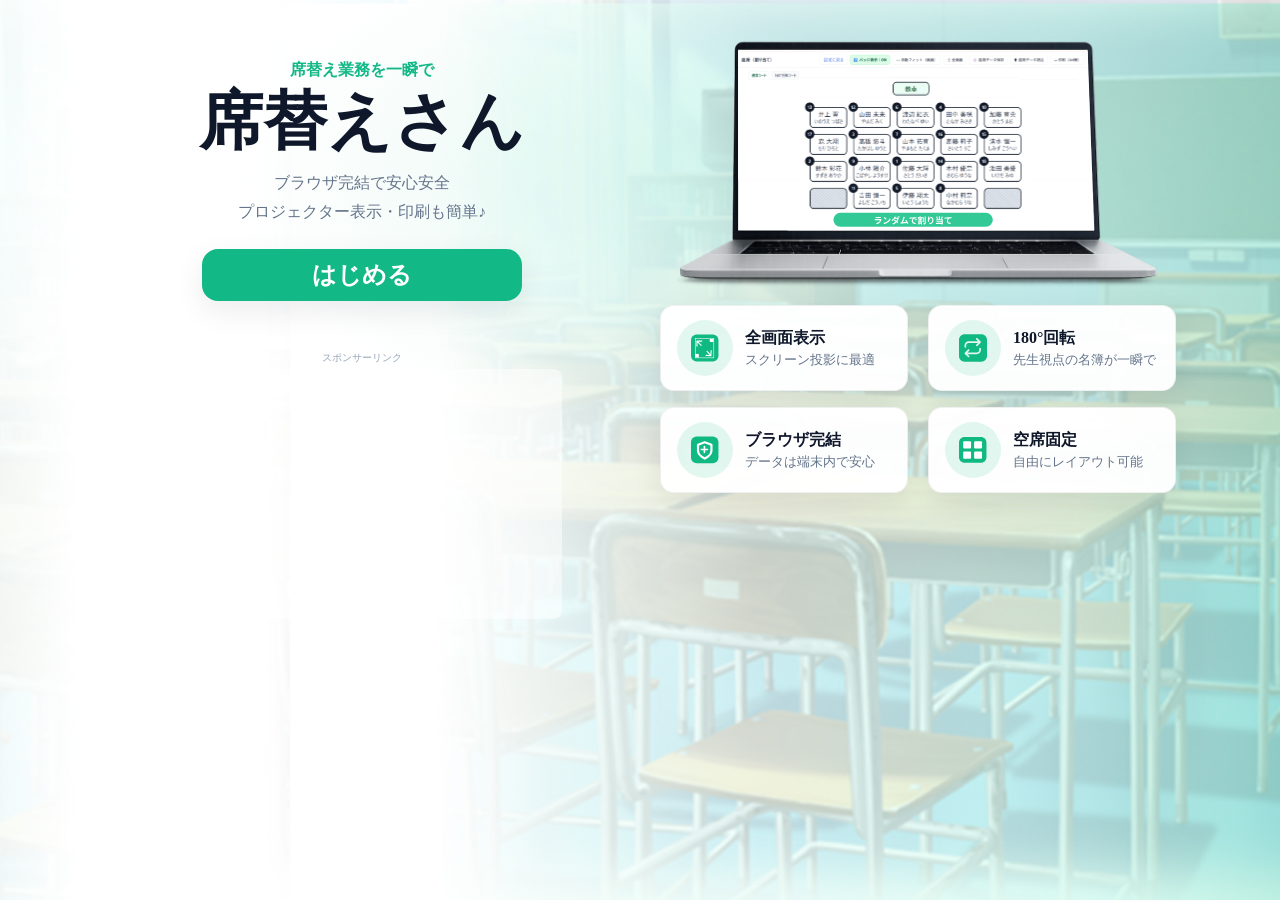
<file: setup.html>
<!doctype html>

<html lang="ja">
<head>
  <script>
    (function(){
      const KEY = 'visited_landing_v1';
      // ランディング未訪問ならトップ（index.html）へ戻す
      if(!sessionStorage.getItem(KEY)){
        window.location.replace('index.html'); // 履歴を汚さない
      }
    })();
  </script>
<meta charset="utf-8">
<meta name="viewport" content="width=device-width,initial-scale=1">
<title>設定｜席替えさん</title>

<!-- 厳格CSP（ローカル完結）：外部送信は遮断、インラインCSS/JSは許可 -->
<meta http-equiv="Content-Security-Policy"
      content="
        default-src 'self';
        script-src  'self' 'unsafe-inline';
        style-src   'self' 'unsafe-inline';
        img-src     'self' data:;
        font-src    'self';
        connect-src 'none';
        form-action 'self';
        frame-ancestors 'none';
        base-uri 'self';
        object-src 'none';
        worker-src 'self';
      ">

<style>
:root{
  --brand-deep:#0ba375;
  --brand:#12b886;
  --bg:#f2fbf5;
  --ink:#0F172A;
  --muted:#64748B;
  --surface:#ffffff;
  --border:#E5E7EB;
}

/* reset */
*{box-sizing:border-box}
body{
  margin:0; background:var(--bg); color:var(--ink);
  font-family:system-ui,-apple-system,"Segoe UI",Roboto,"Noto Sans JP",sans-serif;
}

/* ===== ヘッダー ===== */
header{
  position:sticky; top:0; z-index:20;
  display:flex; align-items:center; gap:16px;
  padding:12px 16px;
  background:linear-gradient(180deg,#ffffff 0%, #f5fff7 100%);
  border-bottom:1px solid var(--border);
}
header .spacer{flex:1}
a.brand{ display:inline-flex; align-items:center; gap:6px; text-decoration:none; color:inherit; }
.logo{ display:inline-block }
.brand-title{ font-weight:900; font-size:22px; letter-spacing:.5px; color:var(--brand-deep); }

.topnav{ margin-left:auto; display:inline-flex; gap:8px; align-items:center; }
.btn-cta{
  display:inline-flex; align-items:center; gap:8px;
  padding:10px 16px; border:1px solid var(--brand);
  border-radius:12px; background:var(--brand); color:#fff; text-decoration:none; font-weight:900;
}
.btn-cta:hover{ filter:brightness(1.03); }

/* ヘッダー横の［設定方法］ */
.btn-howto{
  background:#fff; border:2px solid var(--brand); color:var(--brand);
  padding:8px 12px; border-radius:10px; font-weight:700; cursor:pointer;
}
.btn-howto:hover{ background:#f0fdf4; }

/* ===== カード / 全体レイアウト ===== */
.wrap{ max-width:960px; margin:12px auto; display:flex; flex-direction:column; gap:12px; }
.card{
  border:1px solid var(--border); border-radius:16px; padding:16px; background:var(--surface);
  box-shadow:0 6px 18px rgba(21,128,61,0.06);
}
.card h2{
  margin:0; font-size:18px; color:var(--brand-deep);
}

/* ===== 基本レイアウトの入力 ===== */
.row{ display:grid; grid-template-columns:160px 1fr; align-items:center; gap:10px; margin:10px 0 }
input[type="number"], textarea{
  width:100%; padding:10px; border:1px solid var(--border);
  border-radius:10px; background:#fff; font-family:inherit
}
#rows, #cols{
  border-color:var(--brand); border-width:2px; background:#f6fdf8;
  padding-top:6px; padding-bottom:6px; font-size:14px; min-height:34px; line-height:1.2;
}
#rows:hover,#cols:hover{ border-color:#1a8f47; }
#rows:focus,#cols:focus{
  outline:none; border-color:var(--brand); border-width:3px;
  box-shadow:0 0 0 4px rgba(21,128,61,0.18);
  transition:border-color .12s, border-width .12s, box-shadow .12s;
}
.help{ color:var(--muted); font-size:12px }

/* ===== 名簿入力 見出し（左：タイトル＋安全、右：テンプレ） ===== */
.roster-header{ display:flex; align-items:center; gap:12px; }
.roster-header__left{ display:flex; align-items:center; gap:10px; min-width:0; }
.roster-title{ font-weight:700; color:var(--brand-deep); }
/* 右端固定 */
.roster-header__right{ margin-left:auto; position:relative; }

/* 名簿テンプレ（右ボタン） */
.btn-roster {
  --btn-bg: var(--brand); --btn-bg-hover:#137536; --btn-shadow:rgba(0,0,0,.12);
  display:inline-flex; align-items:center; gap:10px;
  padding:10px 16px; border:0; border-radius:14px; background:var(--btn-bg); color:#fff;
  font-weight:900; line-height:1; cursor:pointer; text-decoration:none;
  box-shadow:0 4px 10px var(--btn-shadow); transition:background .12s, transform .04s;
}
.btn-roster:hover{ background:var(--btn-bg-hover); }
.btn-roster:active{ transform:translateY(1px); }
.btn-roster .ico{ width:18px; height:18px; }

/* ドロップダウンメニュー */
.dropdown{ position:relative; display:inline-block; }
.dd-menu{
  position:absolute; right:0; top:calc(100% + 6px); min-width:220px;
  background:#fff; border:1px solid var(--border); border-radius:12px;
  box-shadow:0 10px 24px rgba(0,0,0,.12); padding:6px; display:none; z-index:1001;
}
.dropdown.open .dd-menu{ display:block; }
.dd-item{
  display:block; padding:10px 12px; border-radius:10px; color:var(--ink); text-decoration:none; font-weight:600;
}
.dd-item:hover{ background:#f1f6f3; }
.dd-item small{ font-size:10px; color:var(--muted); margin-left:4px; white-space:nowrap; }

/* 安全ミニ表記（タイトル直後） */
.safe-mini{ display:inline-flex; align-items:center; gap:8px; font-size:13px; color:var(--muted); white-space:nowrap; }
.safe-mini__icon{ width:16px; height:16px; }
.safe-mini__link{ color:#0f766e; text-decoration:underline; font-weight:600; }

/* ===== ドロップ領域（並びを安定／補足非表示） ===== */
.csvRow{ margin:10px 0 12px; }
.dropzone{
  border:2px dashed #9aa0a6; border-radius:12px; padding:14px;
  background:#fafafa; color:#334155; min-height:64px;
  display:flex; align-items:center; gap:10px; flex-wrap:wrap; /* 折返しても並び崩れ防止 */
  transition:border-color .15s, background-color .15s;
}
.dropzone strong{ font-weight:800; }
.dropzone input[type=file]{ margin-left:8px; }
.dropzone.dragover{ border-color:#0b84ff; background:#eef6ff; }
/* 補足文は非表示（ご要望） */
.drop-hint{ display:none !important; }

/* 名簿テキストエリア（低め） */
#rosterText{ min-height:120px; line-height:1.5; }

/* ===== フッター ===== */
footer{
  border-top:1px solid var(--border);
  background:#fff; padding:12px 16px;
  display:flex; align-items:center; gap:10px;
}
footer .spacer{ flex:1; }
.btn-reset{
  background:#fff; color:#0f172a; border:1px solid var(--border);
  border-radius:10px; padding:8px 12px; cursor:pointer;
}

/* モーダル（共通） */
.modal-backdrop{
  position:fixed; inset:0; background:rgba(0,0,0,.35);
  display:flex; align-items:center; justify-content:center;
  z-index:1000;
}
.modal-backdrop[aria-hidden="true"]  { display:none !important; }
.modal-backdrop[aria-hidden="false"] { display:flex !important; }
.modal{
  width:min(92vw, 560px); background:#fff; border-radius:16px; border:1px solid var(--border);
  box-shadow:0 18px 40px rgba(0,0,0,.18);
}
.modal header{ border-bottom:1px solid var(--border); padding:14px 16px; display:flex; align-items:center; gap:10px; background:#f6fff8; }
.modal .body{ padding:16px; color:#0f172a; }
.modal .close{ margin-left:auto; background:#fff; border:1px solid var(--border); border-radius:10px; padding:6px 10px; cursor:pointer; }

/* 断ち切れ回避 */
.card, .card h2 { overflow: visible; }

@media (max-width:520px){
  .brand-title{ font-size:20px }
  .row{ grid-template-columns:120px 1fr; }
  .safe-mini{ white-space:normal; }
}
</style>
</head>
<body>

<!-- ===== ヘッダー ===== -->
<header role="banner" aria-label="ページヘッダー">
  <!-- ブランド -->
  <a class="brand" aria-label="席替えさん">
<img
  src="アイコン.svg"
  class="logo"
  width="40"
  height="30"
  alt=""
  aria-hidden="true">
    <span class="brand-title">席替えさん</span>
  </a>

  <!-- 設定方法（はじめに） -->
  <button type="button"
          class="btn-howto"
          data-open="howto"
          aria-haspopup="dialog"
          aria-controls="howtoBackdrop">
    設定方法
  </button>

  <div class="spacer" aria-hidden="true"></div>


</header>

<main>
  <div class="wrap">

    <!-- 基本レイアウト -->
    <section class="card" aria-label="座席レイアウト設定">
      <h2>基本レイアウト</h2>
      <div class="row">
        <label for="rows">行 × 列</label>
        <div style="display:flex;gap:8px">
          <input id="rows" type="number" min="1" max="20" step="1" value="5" aria-label="行数">
          <span>×</span>
          <input id="cols" type="number" min="1" max="20" step="1" value="6" aria-label="列数">
        </div>
      </div>
    </section>

    <!-- 名簿入力 -->
    <section id="roster" class="card" aria-label="名簿入力">
      <!-- 見出し：左=タイトル＋安全 / 右=テンプレ（右端） -->
      <h2 class="roster-header">
        <div class="roster-header__left">
          <span class="roster-title">名簿入力</span>
          <span class="safe-mini">
            <svg class="safe-mini__icon" viewBox="0 0 24 24" aria-hidden="true">
              <path fill="#15803d" d="M12 2a5 5 0 0 0-5 5v3H6a2 2 0 0 0-2 2v8a2 2 0 0 0 2 2h12a2 2 0 0 0 2-2v-8a2 2 0 0 0-2-2h-1V7a5 5 0 0 0-5-5zm-3 8V7a3 3 0 0 1 6 0v3H9z"/>
            </svg>
            <span class="safe-mini__text">名簿データは端末内のみで処理され、サーバーへ送信されません。</span>
            <a class="safe-mini__link" href="#" data-open="safety" aria-controls="safetyBackdrop">詳しく</a>
          </span>
        </div>
        <div class="roster-header__right">
          <div class="dropdown" data-dd>
            <button type="button" class="btn-roster" id="btnRosterOpen"
                    aria-haspopup="menu" aria-expanded="false" aria-controls="menuRosterTpl">
              <svg class="ico" viewBox="0 0 24 24" aria-hidden="true">
                <path d="M12 4v9m0 0l-4-4m4 4l4-4" fill="none" stroke="#ffffff" stroke-width="2.2" stroke-linecap="round" stroke-linejoin="round"/>
                <path d="M5 18h14" fill="none" stroke="#ffffff" stroke-width="2.2" stroke-linecap="round"/>
              </svg>
              <span class="label">名簿テンプレ</span>
            </button>
            <ul id="menuRosterTpl" class="dd-menu" role="menu" aria-labelledby="btnRosterOpen">
              <li role="none">
                <a class="dd-item" role="menuitem" href="assets/roster/名簿テンプレート.xlsx" download>
                  クラス用 <small>（出席番号 / 名前 / ふりがな）</small>
                </a>
              </li>
              <li role="none">
                <a class="dd-item" role="menuitem" href="assets/roster/名簿テンプレート_授業用.xlsx" download>
                  授業用 <small>（クラス / 名前）</small>
                </a>
              </li>
            </ul>
          </div>
        </div>
      </h2>

      <!-- ドロップ & ファイル選択（並び修正／補足非表示） -->
      <div class="csvRow">
        <div class="dropzone" id="dropzone" aria-label="名簿ファイルのドロップ領域">
          <strong>ここに .xlsx / .csv をドロップ</strong> または
          <input type="file" id="csvFile"
                 accept=".csv,text/csv,.xlsx,application/vnd.openxmlformats-officedocument.spreadsheetml.sheet"
                 aria-label="名簿ファイルを選択">
          <span class="drop-hint">（ヘッダー行は自動判定／Excel は「出席番号・氏名・ふりがな」等の表記ゆれを吸収）</span>
        </div>
      </div>

      <div id="csvOk" class="msgOK" style="display:none;"></div>
      <div id="csvErr" class="msgNG" style="display:none;"></div>

      <textarea id="rosterText" placeholder="1, 山田太郎, やまだ たろう&#10;101, 田中一郎, " aria-label="名簿テキストエリア"></textarea>
      <div class="help" style="margin-top:6px;"></div>
    </section>

  </div>
</main>

<!-- ===== フッター ===== -->
<footer role="contentinfo" aria-label="ページフッター">
  <button id="btnReset" type="button" class="btn-reset">初期値に戻す</button>
  <div class="spacer"></div>
  <a id="btnGoSeatsFooter" href="seats.html" class="btn-cta" role="button" aria-label="次へ（座席設定へ進む）">
    次へ（座席設定へ進む）
    <svg width="18" height="18" viewBox="0 0 24 24" aria-hidden="true">
      <path fill="#fff" d="M13 5l7 7-7 7v-4H4v-6h9V5z"/>
    </svg>
  </a>
</footer>

<!-- SheetJS（XLSXパーサ）：同梱版 -->
<script src="lib/xlsx.full.min.js"></script>

<!-- 安全性の詳細ポップアップ（初期は非表示） -->
<div id="safetyBackdrop" class="modal-backdrop"
     role="dialog" aria-modal="true" aria-labelledby="safetyTitle"
     aria-hidden="true">
  <div class="modal" role="document" style="max-width:560px;">
    <header>
      <svg class="logo" width="22" height="22" viewBox="0 0 24 24" aria-hidden="true">
        <path fill="#15803d" d="M12 2a5 5 0 0 0-5 5v3H6a2 2 0 0 0-2 2v8a2 2 0 0 0 2 2h12a2 2 0 0 0 2-2v-8a2 2 0 0 0-2-2h-1V7a5 5 0 0 0-5-5zm-3 8V7a3 3 0 0 1 6 0v3H9z"/>
      </svg>
      <strong id="safetyTitle" style="color:var(--brand-deep);">名簿データの安全性</strong>
      <button type="button" class="close" data-close="safety" aria-label="閉じる">OK</button>
    </header>
    <div class="body">
      <p style="margin:.2rem 0 1rem">
        席替えさんは <strong>名簿データをインターネットへ送信しません</strong>。名簿はお使いの端末のブラウザ内（<code>sessionStorage</code>）だけで処理され、
        <strong>タブを閉じると自動的に消去</strong>されます。座席行列などの設定は <code>localStorage</code> に保存されますが、<strong>名簿は含みません</strong>。
      </p>
      <ul style="margin:.2rem 0 0; padding-left:1.2rem; line-height:1.8">
        <li><code>connect-src 'none'</code>（CSP）により、外部通信はブラウザレベルで<strong>遮断</strong>されています。</li>
        <li>fetch / XHR 等の送信処理は実装しておらず、<strong>オフラインでも動作</strong>します。</li>
        <li>共有端末では、作業後にブラウザを閉じるか、［初期値に戻す］で名簿を消去すると安心です。</li>
      </ul>
    </div>
  </div>
</div>

<!-- 設定方法（はじめに）ポップアップ：初期は非表示 -->
<div id="howtoBackdrop" class="modal-backdrop"
     role="dialog" aria-modal="true" aria-labelledby="howtoTitle"
     aria-hidden="true">
  <div class="modal" role="document" style="max-width:560px;">
    <header>
      <svg class="logo" width="22" height="22" viewBox="0 0 24 24" aria-hidden="true">
        <path fill="#15803d" d="M12 2a5 5 0 0 0-5 5v3H6a2 2 0 0 0-2 2v8a2 2 0 0 0 2 2h12a2 2 0 0 0 2-2v-8a2 2 0 0 0-2-2h-1V7a5 5 0 0 0-5-5zm-3 8V7a3 3 0 0 1 6 0v3H9z"/>
      </svg>
      <strong id="howtoTitle" style="color:var(--brand-deep);">はじめに（1分で準備できます）</strong>
      <button type="button" class="close" data-close="howto" aria-label="閉じる">OK</button>
    </header>
    <div class="body">
      <ol style="margin:.2rem 0; padding-left:1.2rem; line-height:1.8">
        <li>座席の基本レイアウト（行と列）を設定</li>
        <li>必要なら名簿テンプレをダウンロード</li>
        <li>名簿（Excel/CSV）を「名簿入力」にドラッグ＆ドロップ</li>
        <li><strong>「次へ（座席設定へ進む）」</strong> を押すと座席設定に進みます</li>
      </ol>
    </div>
  </div>
</div>

<script>
/* ============ 設定 I/O ============ */
const STORAGE = { SETUP:'class_setup_v7' };
const SESSION = { ROSTER:'class_roster_session_v1' };

const defaults = {
  rows:5, cols:6,
  seatSize:96, seatRatio:1.80, deskGap:28, gapPx:16,
  avoidSame:true, retentionDays:30, rosterText:'', showBadge:true
};
const LOCKED = { seatSize:96, seatRatio:1.80, gapPx:16 };
const LOCKED_ASSIGN = { avoidSame:true, retentionDays:30 };
const LOCKED_UI = { deskGap:28, showBadge:true };

function saveSetup(data){
  const { rosterText, ...rest } = data || {};
  const payload = { ...rest, ...LOCKED, ...LOCKED_ASSIGN, ...LOCKED_UI };
  localStorage.setItem(STORAGE.SETUP, JSON.stringify(payload));
  sessionStorage.setItem(SESSION.ROSTER, (data?.rosterText || ''));
}
function loadRosterSession(){ return sessionStorage.getItem(SESSION.ROSTER) || ''; }

/* ===== 画面要素 ===== */
const rows        = document.getElementById('rows');
const cols        = document.getElementById('cols');
const rosterText  = document.getElementById('rosterText');
const csvFile     = document.getElementById('csvFile');
const dropzone    = document.getElementById('dropzone');
const csvOk       = document.getElementById('csvOk');
const csvErr      = document.getElementById('csvErr');

/* ===== 初期表示 ===== */
(function init(){
  rosterText.value = loadRosterSession();
})();

/* ===== CSV / XLSX パース ===== */
function parseStudentsCsv(text){
  const lines = text.replace(/\uFEFF/g,'').trim().split(/\r?\n/);
  if(!lines.length) throw new Error('CSVが空です。');
  const isHeader = !/^\s*\d+\s*[,，]/.test(lines[0]);
  const rowsArr = isHeader ? lines.slice(1) : lines;

  const errors=[]; const students=[];
  rowsArr.forEach((line, idx)=>{
    if(!line.trim()) return;
    const cols = line.split(',').map(c=>c.trim());
    if(cols.length < 2){ errors.push(`${idx + (isHeader?2:1)}行目: 列数が不足しています（少なくとも 2 列必要）`); return; }
    const [noStr, name, kanaRaw] = cols;
    const no = Number(noStr);
    if(!Number.isInteger(no) || no<=0){ errors.push(`${idx + (isHeader?2:1)}行目: 番号が不正です -> ${noStr}`); return; }
    if(!name){ errors.push(`${idx + (isHeader?2:1)}行目: 氏名が空です`); return; }
    const kana = (kanaRaw ?? '').toString().trim();
    students.push({no, name, kana});
  });
  if(errors.length) throw new Error(errors.join('\n'));
  return students;
}

function normalizeHeader(s){ return String(s||'').replace(/\s/g,'').toLowerCase(); }

function extractFromXlsx(arrayBuffer){
  if(typeof XLSX==='undefined'){ throw new Error('Excelパーサ（XLSX）が読み込めていません。'); }
  const wb = XLSX.read(arrayBuffer, { type:'array' });
  const ws = wb.Sheets[wb.SheetNames[0]];
  const rowsA = XLSX.utils.sheet_to_json(ws, { header:1, raw:false });
  if(!rowsA.length) throw new Error('Excelが空です。');

  const headerRow = rowsA[0].map(v => (v==null?'':String(v)));
  const H = headerRow.map(normalizeHeader);
  let idxNo   = H.findIndex(h => h.includes('出席番号') || h.includes('クラス番号'));
  let idxName = H.findIndex(h => h.includes('氏名'));
  let idxKana = H.findIndex(h => h.includes('ふりがな') || h.includes('ﾌﾘｶﾞﾅ') || h.includes('フリガナ'));
  if(idxNo<0 || idxName<0){
    throw new Error('Excelヘッダーが見つかりません。「出席番号（またはクラス番号） / 氏名」は必須です。');
  }

  const students=[]; const errors=[];
  for(let i=1;i<rowsA.length;i++){
    const r = rowsA[i] || [];
    const noStr   = (r[idxNo]??'').toString().trim();
    const nameRaw = (r[idxName]??'').toString().trim();
    const kanaCell= (idxKana>=0 ? (r[idxKana]??'').toString().trim() : '');
    if(!noStr && !nameRaw && !kanaCell) continue;

    const no = parseInt(noStr,10);
    if(!Number.isInteger(no) || no<=0){ errors.push(`${i+1}行目: 番号が不正です -> ${noStr}`); continue; }
    if(!nameRaw){ errors.push(`${i+1}行目: 氏名が空です`); continue; }

    let name = nameRaw.replace(/[ァ-ヶー]+$/u,'').trim() || nameRaw;
    const kana = kanaCell;
    students.push({ no, name, kana });
  }
  if(errors.length) throw new Error(errors.join('\n'));
  return students;
}

/* ===== ドロップ&選択 ===== */
function showCsvOk(msg){ csvOk.textContent=msg; csvOk.style.display='inline-block'; csvErr.style.display='none'; }
function showCsvErr(msg){ csvErr.textContent=msg; csvErr.style.display='block'; csvOk.style.display='none'; }

async function handleCsvFile(file){
  const text = await file.text();
  const students = parseStudentsCsv(text);
  const asText = students.map(s=>`${s.no}, ${s.name}, ${s.kana}`).join('\n');
  rosterText.value = asText;
  sessionStorage.setItem(SESSION.ROSTER, asText);
  showCsvOk(`CSVを読み込みました（${students.length}件）。`);
}
async function handleExcelFile(file){
  const buf = await file.arrayBuffer();
  const students = extractFromXlsx(buf);
  const asText = students.map(s=>`${s.no}, ${s.name}, ${s.kana}`).join('\n');
  rosterText.value = asText;
  sessionStorage.setItem(SESSION.ROSTER, asText);
  showCsvOk(`Excelを読み込みました（${students.length}件）。`);
}
async function handleRosterFile(file){
  try{
    const name = (file?.name||'').toLowerCase();
    if(name.endsWith('.xlsx')){ await handleExcelFile(file); }
    else{ await handleCsvFile(file); }
  }catch(e){ showCsvErr(e.message || String(e)); }
}
csvFile.addEventListener('change', e=>{
  const f=e.target.files && e.target.files[0]; if(f) handleRosterFile(f);
});
['dragenter','dragover'].forEach(evt=>{
  dropzone.addEventListener(evt, e=>{ e.preventDefault(); dropzone.classList.add('dragover'); });
});
['dragleave','drop'].forEach(evt=>{
  dropzone.addEventListener(evt, e=>{
    e.preventDefault();
    if(evt==='drop'){
      const f=e.dataTransfer.files && e.dataTransfer.files[0]; if(f) handleRosterFile(f);
    }
    dropzone.classList.remove('dragover');
  });
});

/* ===== モーダル開閉（共通） ===== */
function wireModal(backdropId, dataKey){
  const bd = document.getElementById(backdropId);
  if(!bd) return;
  const openers = document.querySelectorAll(`[data-open="${dataKey}"]`);
  const closers = bd.querySelectorAll(`[data-close="${dataKey}"]`);
  const open  = (e)=>{ e?.preventDefault?.(); bd.setAttribute('aria-hidden','false'); };
  const close = (e)=>{ e?.preventDefault?.(); bd.setAttribute('aria-hidden','true');  };
  bd.setAttribute('aria-hidden','true');
  openers.forEach(el => el.addEventListener('click', open));
  closers.forEach(el => el.addEventListener('click', close));
  bd.addEventListener('click', (e)=>{ if(e.target === bd) close(); });
  document.addEventListener('keydown', (e)=>{ if(e.key === 'Escape') close(); });
}
wireModal('safetyBackdrop','safety');
wireModal('howtoBackdrop','howto');

/* ===== 次へ：保存 → seats.html ===== */
function readValues(){
  return {
    rows: parseInt(rows.value || defaults.rows,10),
    cols: parseInt(cols.value || defaults.cols,10),
    ...LOCKED, ...LOCKED_ASSIGN, ...LOCKED_UI,
    rosterText: rosterText.value || ''
  };
}
function saveAndGoSeats(e){
  e.preventDefault();
  try{
    saveSetup(readValues());
    window.location.href = 'seats.html';
  }catch(err){
    console.error(err);
    alert('保存時にエラーが発生しました。もう一度お試しください。');
  }
}
document.getElementById('btnGoSeatsHeader')?.addEventListener('click', saveAndGoSeats);
document.getElementById('btnGoSeatsFooter')?.addEventListener('click', saveAndGoSeats);

/* ===== 名簿テンプレ：開閉（右端ボタン） ===== */
(function(){
  const dd = document.querySelector('#roster .dropdown[data-dd]');
  if(!dd) return;
  const toggleBtn = dd.querySelector('#btnRosterOpen');
  const menu      = dd.querySelector('.dd-menu');
  const items     = dd.querySelectorAll('a.dd-item');

  const open  = ()=>{ dd.classList.add('open');  toggleBtn?.setAttribute('aria-expanded','true'); };
  const close = ()=>{ dd.classList.remove('open');toggleBtn?.setAttribute('aria-expanded','false'); };

  toggleBtn?.addEventListener('click', (e)=>{ e.preventDefault(); e.stopPropagation(); dd.classList.contains('open') ? close() : open(); });
  dd.addEventListener('click', (e)=>{ e.stopPropagation(); });
  document.addEventListener('click', (e)=>{ if(!dd.contains(e.target)) close(); });
  document.addEventListener('keydown', (e)=>{ if(e.key==='Escape') close(); });

  menu?.addEventListener('keydown', (e)=>{
    const arr = Array.from(items);
    const idx = arr.indexOf(document.activeElement);
    if(e.key==='ArrowDown'){ e.preventDefault(); (arr[idx+1] || arr[0])?.focus(); }
    if(e.key==='ArrowUp'){   e.preventDefault(); (arr[idx-1] || arr[arr.length-1])?.focus(); }
  });
})();

/* ===== 初期値に戻す ===== */
document.getElementById('btnReset')?.addEventListener('click', ()=>{
  localStorage.removeItem(STORAGE.SETUP);
  sessionStorage.removeItem(SESSION.ROSTER);
  rows.value = 5;
  cols.value = 6;
  rosterText.value = '';
  csvOk.textContent = '初期値に戻しました。'; csvOk.style.display='inline-block'; csvErr.style.display='none';
  setTimeout(()=>{ csvOk.style.display='none'; }, 1800);
});
</script>
</body>
</html>
</file>
